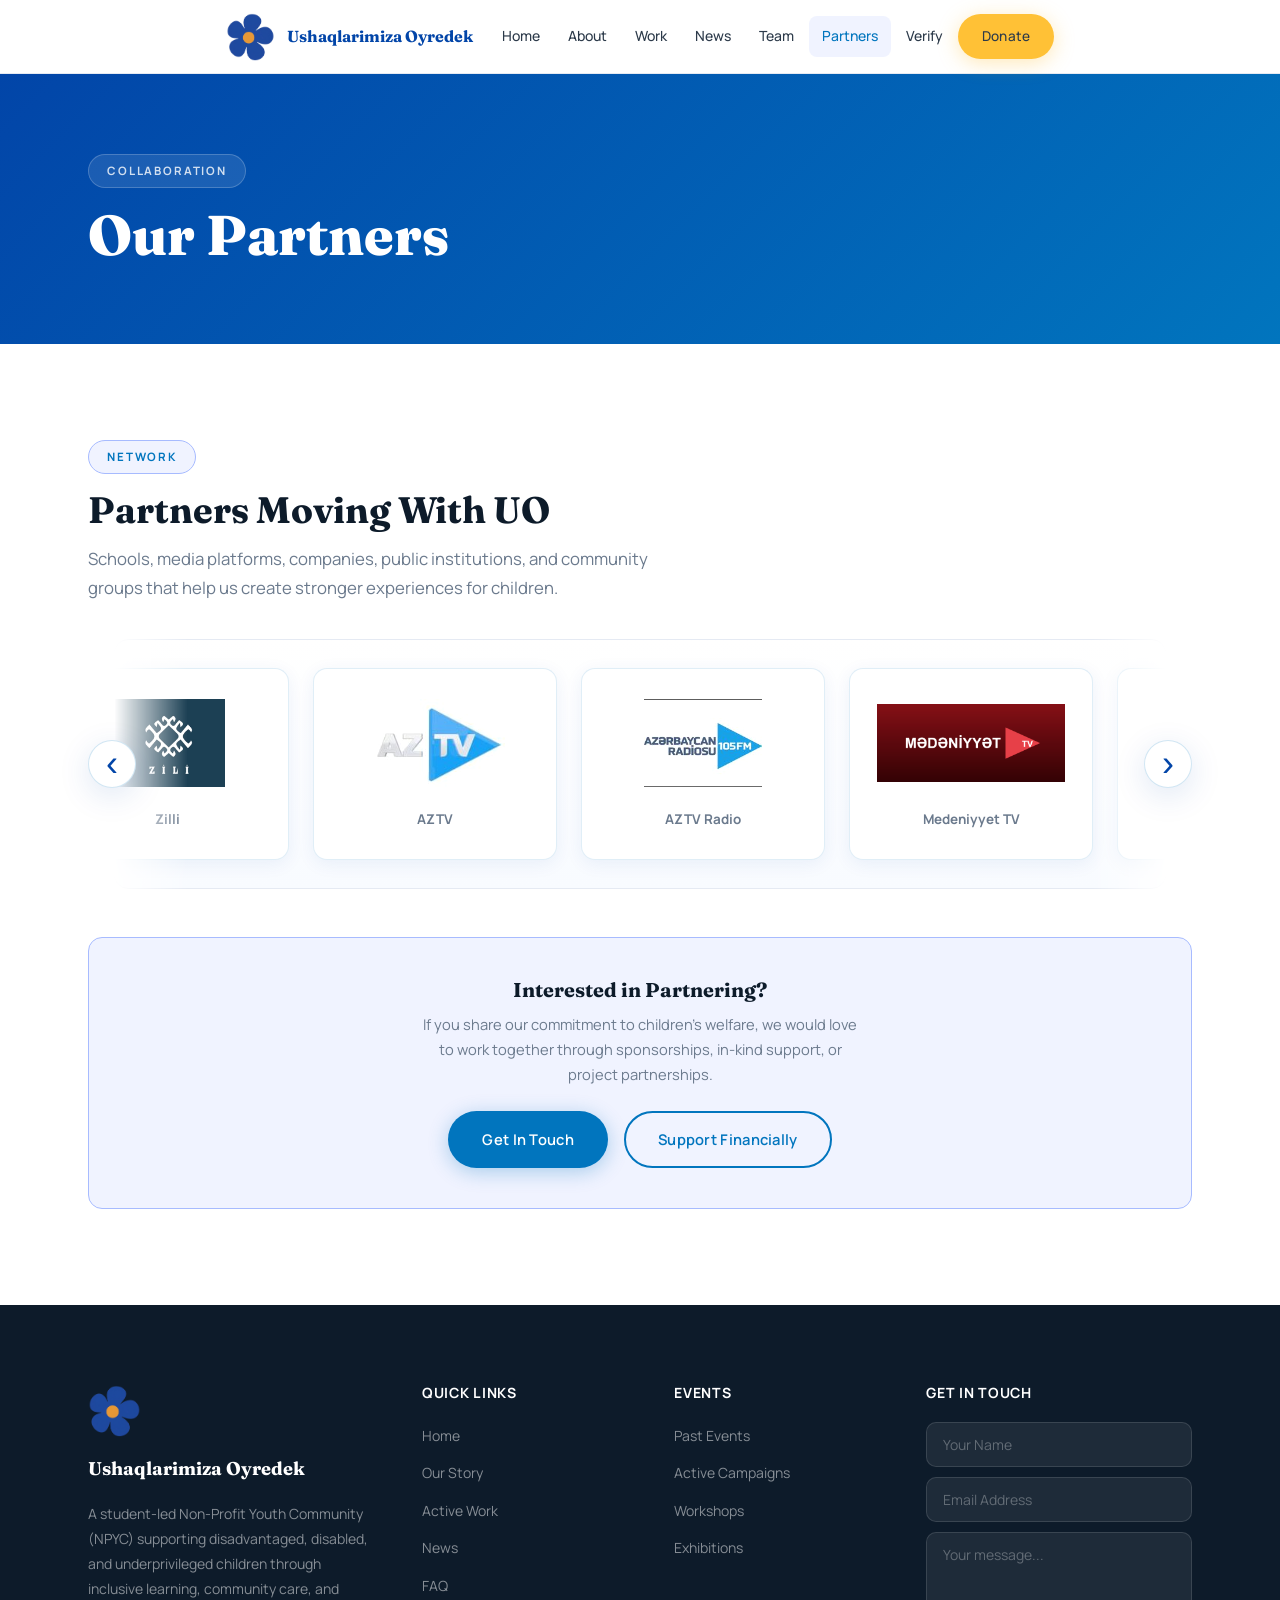
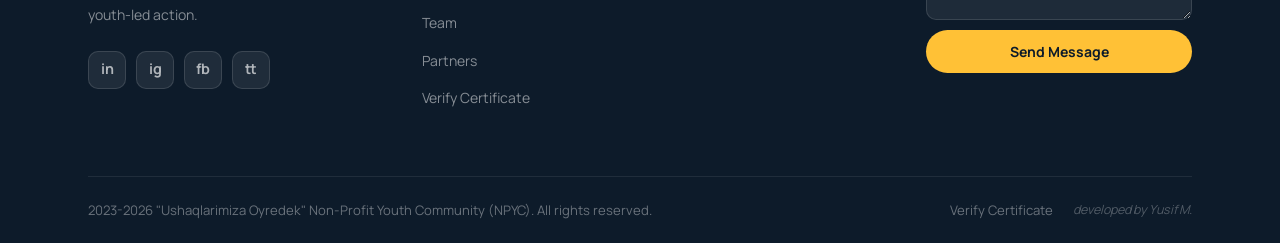
<file: partners.html>
<!DOCTYPE html>
<html lang="en">
<head>
  <meta charset="UTF-8"/>
  <meta name="viewport" content="width=device-width, initial-scale=1.0"/>
  <title>Ushaqlarimiza Oyredek</title>
  <meta name="description" content="The partners and institutions that stand with Ushaqlarimiza Oyredek, a Non-Profit Youth Community (NPYC), in our mission to empower underprivileged children."/>
  <link rel="icon" type="image/svg+xml" href="images/landingpage/uologoclear.svg"/>
  <link rel="shortcut icon" href="images/landingpage/uologoclear.svg"/>
  <link rel="apple-touch-icon" href="images/landingpage/uologoclear.svg"/>
  <link rel="stylesheet" href="css/style.css?v=partners-carousel-20260810"/>

  <style>
    .partners-showcase .section-header{margin-bottom:36px}
    .partner-marquee-shell{position:relative;margin:10px 0 48px;padding:0 26px}
    .partner-marquee{
      overflow-x:auto;overflow-y:hidden;scrollbar-width:none;
      border:1px solid var(--border);border-radius:var(--radius);
      background:linear-gradient(180deg,#fff 0%,#F8FBFF 100%);
      box-shadow:var(--shadow-sm);
      -webkit-mask-image:linear-gradient(90deg,transparent 0%,#000 7%,#000 93%,transparent 100%);
      mask-image:linear-gradient(90deg,transparent 0%,#000 7%,#000 93%,transparent 100%)
    }
    .partner-marquee::-webkit-scrollbar{display:none}
    .partner-track{display:flex;align-items:stretch;gap:24px;width:max-content;padding:28px 72px}
    .partner-slide{
      flex:0 0 244px;min-height:168px;display:flex;flex-direction:column;
      align-items:center;justify-content:center;background:#fff;
      border:1px solid rgba(1,117,190,.12);border-radius:var(--radius);
      padding:26px 20px 22px;text-align:center;
      box-shadow:0 4px 18px rgba(1,69,168,.07);
      transition:transform .24s var(--ease),box-shadow .24s var(--ease),border-color .24s var(--ease);
      position:relative;z-index:1
    }
    .partner-slide:hover,.partner-slide:focus-within{
      transform:translateY(-5px) scale(1.045);
      box-shadow:var(--shadow-md);border-color:var(--lavender);z-index:3
    }
    .partner-logo-frame{width:100%;height:94px;display:flex;align-items:center;justify-content:center;margin:0 0 12px}
    .partner-logo-img{
      width:auto;height:auto;max-width:188px;max-height:88px;
      object-fit:contain;transition:transform .24s var(--ease),filter .24s var(--ease);
      filter:saturate(.92) contrast(1.03)
    }
    .partner-slide:hover .partner-logo-img,.partner-slide:focus-within .partner-logo-img{transform:scale(1.18);filter:none}
    .partner-name{
      min-height:34px;display:flex;align-items:center;justify-content:center;
      color:var(--muted);font-size:.84rem;font-weight:700;line-height:1.35;
      transition:color var(--dur) var(--ease)
    }
    .partner-slide:hover .partner-name,.partner-slide:focus-within .partner-name{color:var(--blue-dark)}
    .partner-arrow{
      position:absolute;top:50%;z-index:5;width:48px;height:48px;border-radius:50%;
      border:1px solid rgba(1,117,190,.18);background:#fff;color:var(--blue-dark);
      box-shadow:var(--shadow-md);font-size:2.25rem;line-height:1;
      display:flex;align-items:center;justify-content:center;
      cursor:pointer;transition:all var(--dur) var(--ease)
    }
    .partner-arrow:hover{background:var(--blue);border-color:var(--blue);color:#fff;transform:translateY(-50%) scale(1.06)}
    .partner-arrow:focus-visible{outline:3px solid var(--gold);outline-offset:3px}
    .partner-arrow-left{left:0;transform:translateY(-50%)}
    .partner-arrow-right{right:0;transform:translateY(-50%)}
    .become-partner{
      background:var(--lavender-bg);border:1px solid var(--lavender);
      border-radius:var(--radius);padding:40px;text-align:center;margin-top:16px
    }
    .become-partner h3{margin-bottom:10px}
    .become-partner p{color:var(--muted);max-width:440px;margin:0 auto 24px;font-size:.92rem;line-height:1.7}
    @media(max-width:768px){
      .partner-marquee-shell{padding:0;margin-bottom:36px}
      .partner-marquee{
        -webkit-mask-image:linear-gradient(90deg,transparent 0%,#000 12%,#000 88%,transparent 100%);
        mask-image:linear-gradient(90deg,transparent 0%,#000 12%,#000 88%,transparent 100%)
      }
      .partner-track{gap:16px;padding:24px 54px}
      .partner-slide{flex-basis:206px;min-height:150px;padding:20px 16px 18px}
      .partner-logo-frame{height:78px}
      .partner-logo-img{max-width:156px;max-height:72px}
      .partner-name{font-size:.78rem}
      .partner-arrow{width:42px;height:42px;font-size:2rem}
      .partner-arrow-left{left:6px}
      .partner-arrow-right{right:6px}
    }
  </style>

</head>
<body>

<!-- ===== NAVBAR ===== -->
<nav class="navbar" role="navigation" aria-label="Main navigation">
  <div class="container">
    <div class="nav-inner">
      <a class="nav-brand" href="index.html" aria-label="Ushaqlarimiza Oyredek home">
        <div class="nav-logo">
          <img src="images/landingpage/uologoclear.png" alt="Ushaqlarimiza Oyredek logo"/>
        </div>
        <div class="nav-brand-text">
          <span class="nav-brand-name">Ushaqlarimiza Oyredek</span>
        </div>
      </a>
      <div class="nav-links">
        <a href="index.html">Home</a>
        <a href="index.html#about">About</a>
        <a href="index.html#active-projects">Work</a>
        <a href="index.html#news">News</a>
        <a href="team.html">Team</a>
        <a href="partners.html" class="active">Partners</a>
        <a href="verify.html">Verify</a>
        <a href="index.html#donate" class="btn btn-gold">Donate</a>
      </div>
      <button class="nav-toggle" aria-label="Toggle menu" aria-expanded="false">
        <span></span><span></span><span></span>
      </button>
    </div>
  </div>
</nav>
<nav class="mobile-nav" aria-label="Mobile navigation">
  <a href="index.html">Home</a>
  <a href="index.html#about">About</a>
  <a href="index.html#active-projects">Work</a>
  <a href="index.html#news">News</a>
  <a href="team.html">Team</a>
  <a href="partners.html">Partners</a>
  <a href="verify.html">Verify</a>
  <a href="index.html#donate" class="btn btn-gold">Donate</a>
</nav>

<!-- ===== PAGE HERO ===== -->
<section class="page-hero" aria-labelledby="partners-page-heading">
  <div class="container">
    <div class="page-hero-content">
      <div class="section-label">Collaboration</div>
      <h1 id="partners-page-heading">Our Partners</h1>
    </div>
  </div>
</section>

<!-- ===== PARTNERS ===== -->
<section class="section partners-showcase" aria-labelledby="partners-heading">
  <div class="container">
    <div class="section-header reveal">
      <div class="section-label">Network</div>
      <h2 class="section-title" id="partners-heading">Partners Moving With UO</h2>
      <p class="section-sub">Schools, media platforms, companies, public institutions, and community groups that help us create stronger experiences for children.</p>
    </div>

    <div class="partner-marquee-shell reveal" data-partner-marquee>
      <button class="partner-arrow partner-arrow-left" type="button" data-partner-prev aria-label="Show previous partners">&lsaquo;</button>
      <div class="partner-marquee" data-partner-viewport aria-label="Partner logos carousel">
        <div class="partner-track" data-partner-track role="list">
          <article class="partner-slide" role="listitem">
            <span class="partner-logo-frame"><img class="partner-logo-img" src="images/partners/AZTV.jpg" alt="AZTV" loading="lazy"/></span>
            <span class="partner-name">AZTV</span>
          </article>
          <article class="partner-slide" role="listitem">
            <span class="partner-logo-frame"><img class="partner-logo-img" src="images/partners/AZTV_radio.jpg" alt="AZTV Radio" loading="lazy"/></span>
            <span class="partner-name">AZTV Radio</span>
          </article>
          <article class="partner-slide" role="listitem">
            <span class="partner-logo-frame"><img class="partner-logo-img" src="images/partners/medeniyyet-tv.png" alt="Medeniyyet TV" loading="lazy"/></span>
            <span class="partner-name">Medeniyyet TV</span>
          </article>
          <article class="partner-slide" role="listitem">
            <span class="partner-logo-frame"><img class="partner-logo-img" src="images/partners/azertac.jpg" alt="AZERTAC News" loading="lazy"/></span>
            <span class="partner-name">AZERTAC News</span>
          </article>
          <article class="partner-slide" role="listitem">
            <span class="partner-logo-frame"><img class="partner-logo-img" src="images/partners/bakuws.jpg" alt="BAKUWS TV" loading="lazy"/></span>
            <span class="partner-name">BAKUWS TV &amp; News</span>
          </article>
          <article class="partner-slide" role="listitem">
            <span class="partner-logo-frame"><img class="partner-logo-img" src="images/partners/xezer.jpg" alt="Khazar TV" loading="lazy"/></span>
            <span class="partner-name">Khazar TV</span>
          </article>
          <article class="partner-slide" role="listitem">
            <span class="partner-logo-frame"><img class="partner-logo-img" src="images/partners/xezercenter.jpg" alt="Khazar Media Center" loading="lazy"/></span>
            <span class="partner-name">Khazar Media Center</span>
          </article>
          <article class="partner-slide" role="listitem">
            <span class="partner-logo-frame"><img class="partner-logo-img" src="images/partners/arazfm.jpg" alt="ARAZ FM" loading="lazy"/></span>
            <span class="partner-name">ARAZ FM Radio</span>
          </article>
          <article class="partner-slide" role="listitem">
            <span class="partner-logo-frame"><img class="partner-logo-img" src="images/partners/apa.jpg" alt="APA News" loading="lazy"/></span>
            <span class="partner-name">APA News Agency</span>
          </article>
          <article class="partner-slide" role="listitem">
            <span class="partner-logo-frame"><img class="partner-logo-img" src="images/partners/landau.jpg" alt="LANDAU School" loading="lazy"/></span>
            <span class="partner-name">LANDAU School</span>
          </article>
          <article class="partner-slide" role="listitem">
            <span class="partner-logo-frame"><img class="partner-logo-img" src="images/partners/mtk.jpeg" alt="European Azerbaijan School" loading="lazy"/></span>
            <span class="partner-name">European Azerbaijan School</span>
          </article>
          <article class="partner-slide" role="listitem">
            <span class="partner-logo-frame"><img class="partner-logo-img" src="images/partners/TISA.jpg" alt="The International School of Azerbaijan" loading="lazy"/></span>
            <span class="partner-name">The International School of Azerbaijan</span>
          </article>
          <article class="partner-slide" role="listitem">
            <span class="partner-logo-frame"><img class="partner-logo-img" src="images/partners/isops.jpg" alt="ISOPS" loading="lazy"/></span>
            <span class="partner-name">ISOPS</span>
          </article>
          <article class="partner-slide" role="listitem">
            <span class="partner-logo-frame"><img class="partner-logo-img" src="images/partners/yelo.png" alt="YeloBank" loading="lazy"/></span>
            <span class="partner-name">YeloBank</span>
          </article>
          <article class="partner-slide" role="listitem">
            <span class="partner-logo-frame"><img class="partner-logo-img" src="images/partners/cinnabon.jpg" alt="Cinnabon" loading="lazy"/></span>
            <span class="partner-name">Cinnabon</span>
          </article>
          <article class="partner-slide" role="listitem">
            <span class="partner-logo-frame"><img class="partner-logo-img" src="images/partners/minisrtydigitaldev.jpg" alt="Ministry of Digital Development and Transport" loading="lazy"/></span>
            <span class="partner-name">Ministry of Digital Development and Transport</span>
          </article>
          <article class="partner-slide" role="listitem">
            <span class="partner-logo-frame"><img class="partner-logo-img" src="images/partners/eco.png" alt="Ministry of Ecology and Natural Resources" loading="lazy"/></span>
            <span class="partner-name">Ministry of Ecology and Natural Resources</span>
          </article>
          <article class="partner-slide" role="listitem">
            <span class="partner-logo-frame"><img class="partner-logo-img" src="images/partners/eng.jpg" alt="Ministry of Culture of the Republic of Azerbaijan" loading="lazy"/></span>
            <span class="partner-name">Ministry of Culture of Azerbaijan</span>
          </article>
          <article class="partner-slide" role="listitem">
            <span class="partner-logo-frame"><img class="partner-logo-img" src="images/partners/ex.jpg" alt="Extreme Hangout" loading="lazy"/></span>
            <span class="partner-name">Extreme Hangout</span>
          </article>
          <article class="partner-slide" role="listitem">
            <span class="partner-logo-frame"><img class="partner-logo-img" src="images/partners/unitednations.jpg" alt="United Nations" loading="lazy"/></span>
            <span class="partner-name">United Nations</span>
          </article>
          <article class="partner-slide" role="listitem">
            <span class="partner-logo-frame"><img class="partner-logo-img" src="images/partners/child&youth.jpg" alt="UN Major Group for Children and Youth" loading="lazy"/></span>
            <span class="partner-name">UN Major Group for Children and Youth</span>
          </article>
          <article class="partner-slide" role="listitem">
            <span class="partner-logo-frame"><img class="partner-logo-img" src="images/partners/UMID.png" alt="Umid Var" loading="lazy"/></span>
            <span class="partner-name">Umid Var</span>
          </article>
          <article class="partner-slide" role="listitem">
            <span class="partner-logo-frame"><img class="partner-logo-img" src="images/partners/umid.jpeg" alt="Umid Yeri Community" loading="lazy"/></span>
            <span class="partner-name">Umid Yeri Community</span>
          </article>
          <article class="partner-slide" role="listitem">
            <span class="partner-logo-frame"><img class="partner-logo-img" src="images/partners/autism.jpeg" alt="Public Union for Support to Children with Autism" loading="lazy"/></span>
            <span class="partner-name">Support to Children with Autism</span>
          </article>
          <article class="partner-slide" role="listitem">
            <span class="partner-logo-frame"><img class="partner-logo-img" src="images/partners/YOS.jpg" alt="Youth Ambassadors Society" loading="lazy"/></span>
            <span class="partner-name">Youth Ambassadors Society</span>
          </article>
          <article class="partner-slide" role="listitem">
            <span class="partner-logo-frame"><img class="partner-logo-img" src="images/partners/nasa.jpg" alt="NASA Space Apps Baku" loading="lazy"/></span>
            <span class="partner-name">NASA Space Apps Baku</span>
          </article>
          <article class="partner-slide" role="listitem">
            <span class="partner-logo-frame"><img class="partner-logo-img" src="images/partners/siemens.jpg" alt="ERP Systems and Siemens" loading="lazy"/></span>
            <span class="partner-name">ERP Systems &amp; Siemens</span>
          </article>
          <article class="partner-slide" role="listitem">
            <span class="partner-logo-frame"><img class="partner-logo-img" src="images/partners/new_zeon.jpg" alt="New Zeon" loading="lazy"/></span>
            <span class="partner-name">New Zeon</span>
          </article>
          <article class="partner-slide" role="listitem">
            <span class="partner-logo-frame"><img class="partner-logo-img" src="images/partners/summer_school.jpg" alt="Summer School Azerbaijan" loading="lazy"/></span>
            <span class="partner-name">Summer School Azerbaijan</span>
          </article>
          <article class="partner-slide" role="listitem">
            <span class="partner-logo-frame"><img class="partner-logo-img" src="images/partners/landmark.jpeg" alt="The Landmark Hotel Baku" loading="lazy"/></span>
            <span class="partner-name">The Landmark Hotel Baku</span>
          </article>
          <article class="partner-slide" role="listitem">
            <span class="partner-logo-frame"><img class="partner-logo-img" src="images/partners/bakuexpo.jpg" alt="Baku Expo Center" loading="lazy"/></span>
            <span class="partner-name">Baku Expo Center</span>
          </article>
          <article class="partner-slide" role="listitem">
            <span class="partner-logo-frame"><img class="partner-logo-img" src="images/partners/azercosmos.jpg" alt="Azercosmos" loading="lazy"/></span>
            <span class="partner-name">Azercosmos</span>
          </article>
          <article class="partner-slide" role="listitem">
            <span class="partner-logo-frame"><img class="partner-logo-img" src="images/partners/the_entertainer.jpg" alt="The Entertainer" loading="lazy"/></span>
            <span class="partner-name">The Entertainer</span>
          </article>
          <article class="partner-slide" role="listitem">
            <span class="partner-logo-frame"><img class="partner-logo-img" src="images/partners/novco.jpg" alt="Novco" loading="lazy"/></span>
            <span class="partner-name">NOVCO Group of Companies</span>
          </article>
          <article class="partner-slide" role="listitem">
            <span class="partner-logo-frame"><img class="partner-logo-img" src="images/partners/azercell.jpg" alt="Azercell" loading="lazy"/></span>
            <span class="partner-name">Azercell Volunteers</span>
          </article>
          <article class="partner-slide" role="listitem">
            <span class="partner-logo-frame"><img class="partner-logo-img" src="images/partners/medinex.jpg" alt="Medinex" loading="lazy"/></span>
            <span class="partner-name">Medinex</span>
          </article>
          <article class="partner-slide" role="listitem">
            <span class="partner-logo-frame"><img class="partner-logo-img" src="images/partners/karabakh.png" alt="Rebuild Karabakh" loading="lazy"/></span>
            <span class="partner-name">Rebuild Karabakh</span>
          </article>
          <article class="partner-slide" role="listitem">
            <span class="partner-logo-frame"><img class="partner-logo-img" src="images/partners/fusion.jpg" alt="Fusion Club Events" loading="lazy"/></span>
            <span class="partner-name">Fusion Club Events</span>
          </article>
          <article class="partner-slide" role="listitem">
            <span class="partner-logo-frame"><img class="partner-logo-img" src="images/partners/zilli.png" alt="Zilli" loading="lazy"/></span>
            <span class="partner-name">Zilli</span>
          </article>
        </div>
      </div>
      <button class="partner-arrow partner-arrow-right" type="button" data-partner-next aria-label="Show next partners">&rsaquo;</button>
    </div>

    <div class="become-partner reveal">
      <h3>Interested in Partnering?</h3>
      <p>If you share our commitment to children's welfare, we would love to work together through sponsorships, in-kind support, or project partnerships.</p>
      <div style="display:flex;gap:16px;justify-content:center;flex-wrap:wrap">
        <a href="mailto:ushaqlarimizaoyredek@gmail.com?subject=Partnership%20Inquiry%20for%20UO&body=Hello%20Ushaqlarimiza%20Oyredek%20team%2C%0A%0AI%20would%20like%20to%20discuss%20a%20partnership%20or%20sponsorship%20opportunity.%0A%0AName%3A%0ACompany%20or%20institution%3A%0ASupport%20type%3A%0AMessage%3A%0A" class="btn btn-primary">Get In Touch</a>
        <a href="mailto:ushaqlarimizaoyredek@gmail.com?subject=Sponsorship%20and%20Financial%20Support%20for%20UO&body=Hello%20Ushaqlarimiza%20Oyredek%20team%2C%0A%0AI%20would%20like%20to%20support%20your%20community%20financially.%20Please%20share%20the%20available%20donation%20or%20sponsorship%20options.%0A%0AName%3A%0ACompany%20or%20institution%3A%0AAmount%20or%20support%20type%3A%0A" class="btn btn-outline-blue">Support Financially</a>
      </div>
    </div>

  </div>
</section>

<!-- ===== FOOTER ===== -->
<footer role="contentinfo">
  <div class="container">
    <div class="footer-grid">
      <div class="footer-brand">
        <div class="footer-logo">
          <img src="images/landingpage/uologoclear.png" alt="Ushaqlarimiza Oyredek logo"/>
        </div>
        <div class="footer-brand-name">Ushaqlarimiza Oyredek</div>
        <p class="footer-desc">A student-led Non-Profit Youth Community (NPYC) supporting disadvantaged, disabled, and underprivileged children through inclusive learning, community care, and youth-led action.</p>
        <div class="social-links">
          <a href="https://www.linkedin.com/company/ushaqlarimiza-oyredek/" class="social-link" aria-label="LinkedIn" target="_blank" rel="noopener">in</a>
          <a href="https://www.instagram.com/ushaqlarimizaoyredek/" class="social-link" aria-label="Instagram" target="_blank" rel="noopener">ig</a>
          <a href="https://www.facebook.com/profile.php?id=61552572833316" class="social-link" aria-label="Facebook" target="_blank" rel="noopener">fb</a>
          <a href="https://www.tiktok.com/@ushaqlarimizaoyredek" class="social-link" aria-label="TikTok" target="_blank" rel="noopener">tt</a>
        </div>
      </div>
      <div class="footer-col">
        <h4>Quick Links</h4>
        <ul>
          <li><a href="index.html">Home</a></li>
          <li><a href="index.html#about">Our Story</a></li>
          <li><a href="index.html#active-projects">Active Work</a></li>
          <li><a href="index.html#news">News</a></li>
          <li><a href="index.html#faq">FAQ</a></li>
          <li><a href="team.html">Team</a></li>
          <li><a href="partners.html">Partners</a></li>
          <li><a href="verify.html">Verify Certificate</a></li>
        </ul>
      </div>
      <div class="footer-col">
        <h4>Events</h4>
        <ul>
          <li><a href="index.html#past-events">Past Events</a></li>
          <li><a href="index.html#active-projects">Active Campaigns</a></li>
          <li><a href="index.html#active-projects">Workshops</a></li>
          <li><a href="index.html#past-events">Exhibitions</a></li>
        </ul>
      </div>
      <div class="footer-col">
        <h4>Get In Touch</h4>
        <form class="contact-form" aria-label="Contact form">
          <input type="text" placeholder="Your Name" aria-label="Your name" required/>
          <input type="email" placeholder="Email Address" aria-label="Email address" required/>
          <textarea placeholder="Your message..." aria-label="Your message" required></textarea>
          <button type="submit">Send Message</button>
        </form>
      </div>
    </div>
    <div class="footer-bottom">
      <p>2023-2026 "Ushaqlarimiza Oyredek" Non-Profit Youth Community (NPYC). All rights reserved.</p>
      <div class="footer-bottom-links">
        <a href="verify.html">Verify Certificate</a>
        <span class="dev-credit">developed by Yusif M.</span>
      </div>
    </div>
  </div>
</footer>

<script src="js/main.js?v=partners-carousel-20260810"></script>
</body>
</html>
</file>
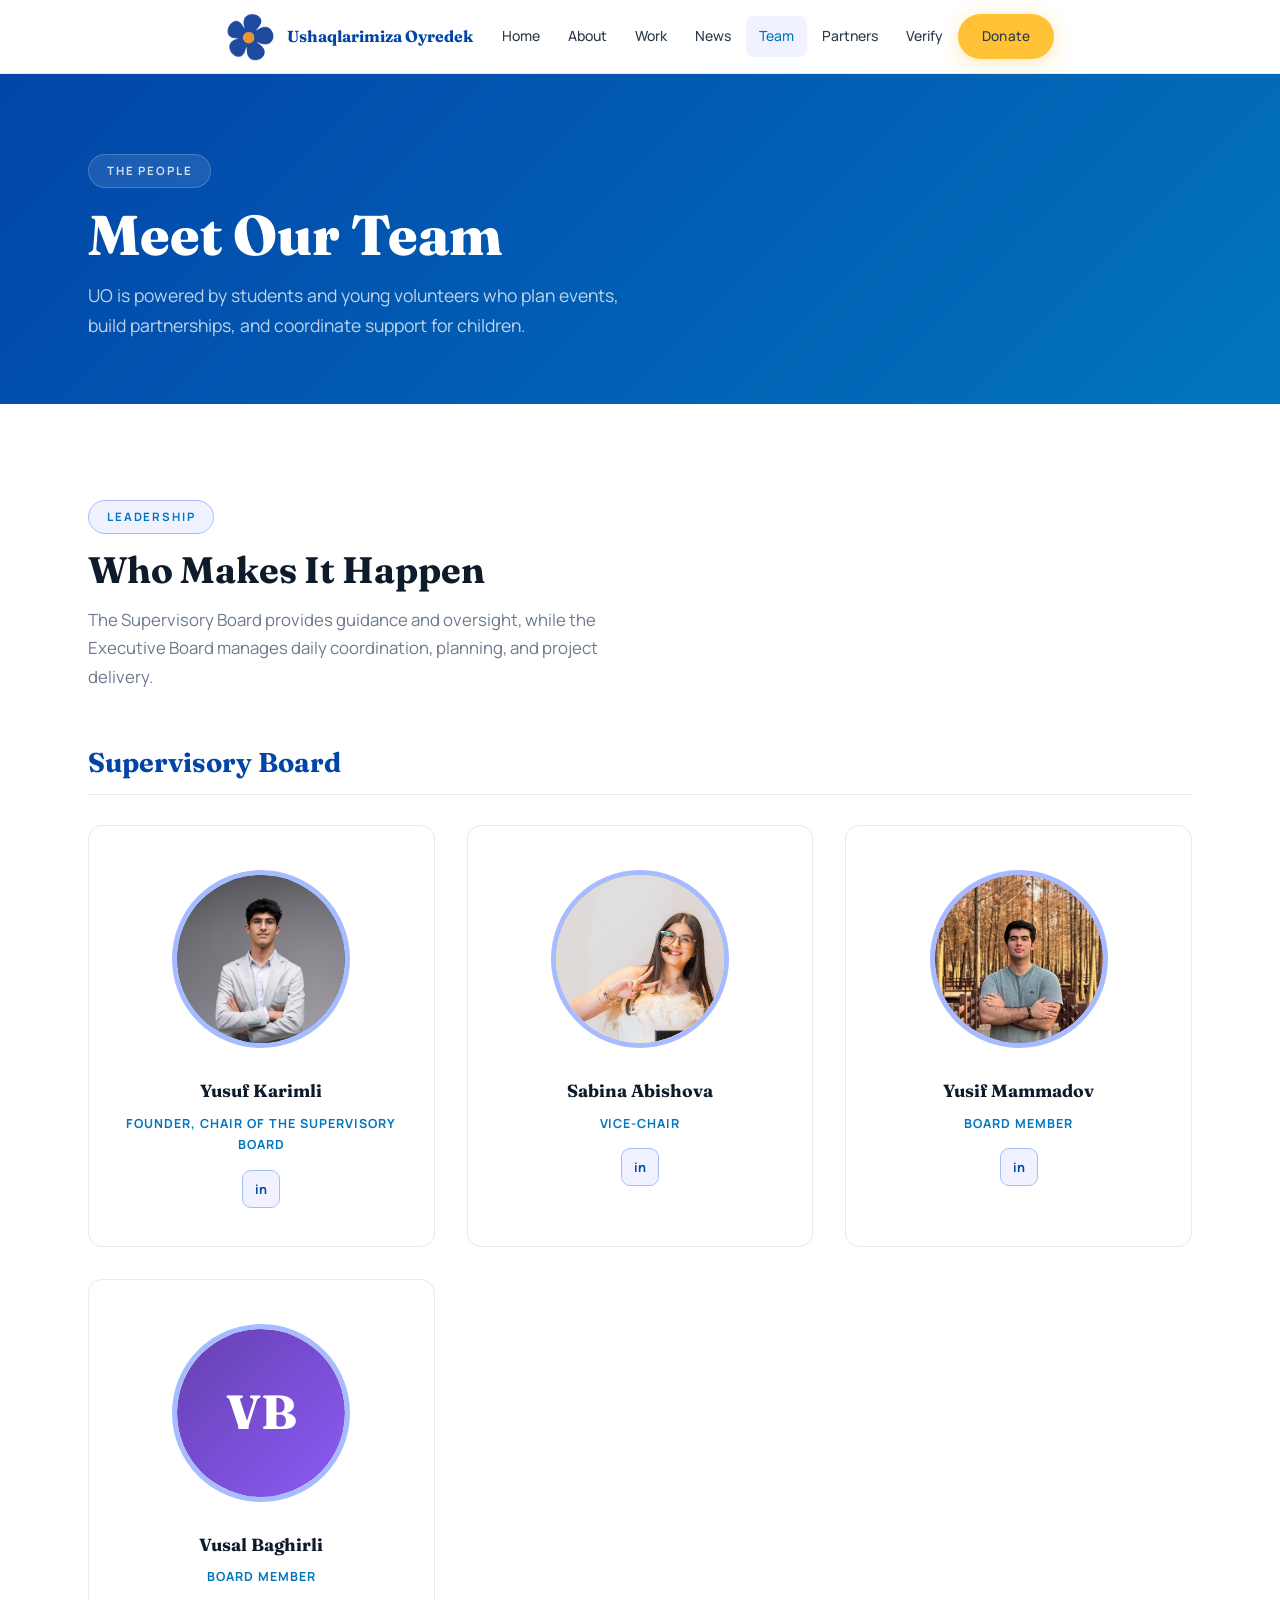
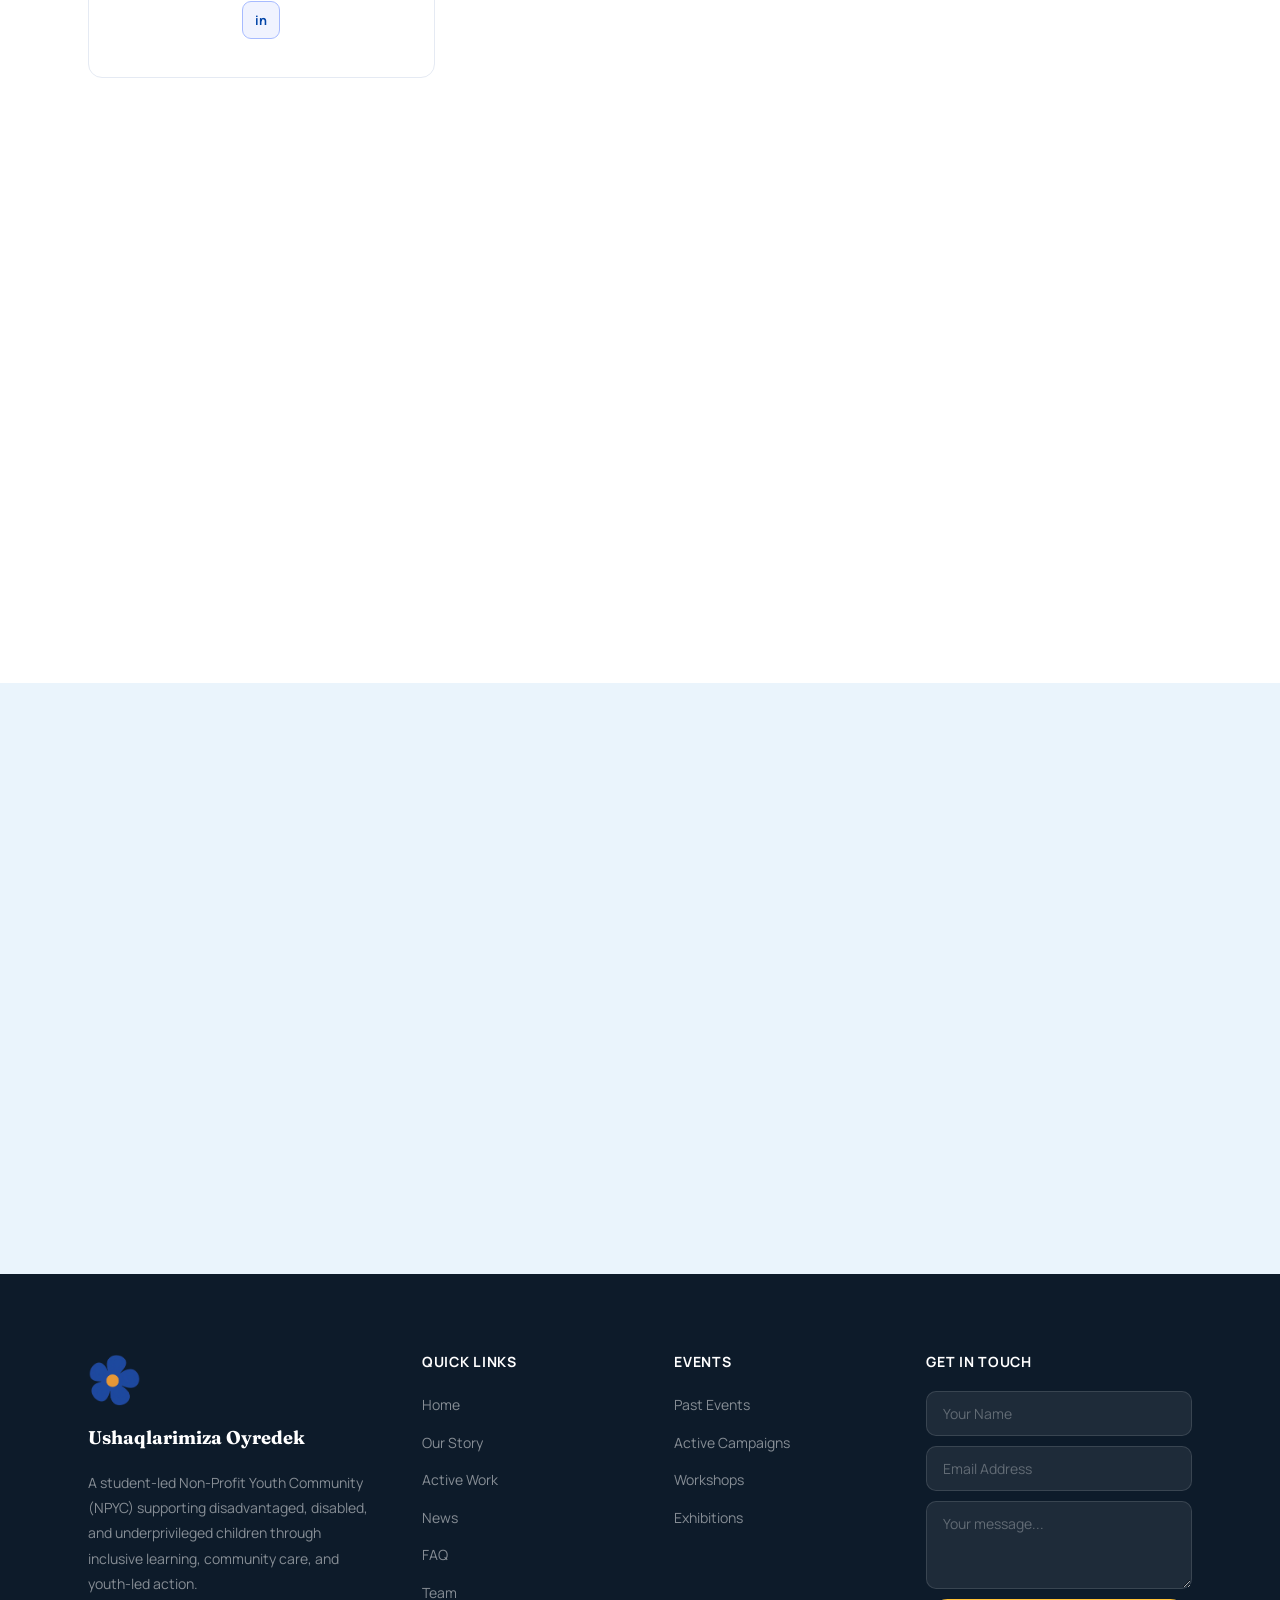
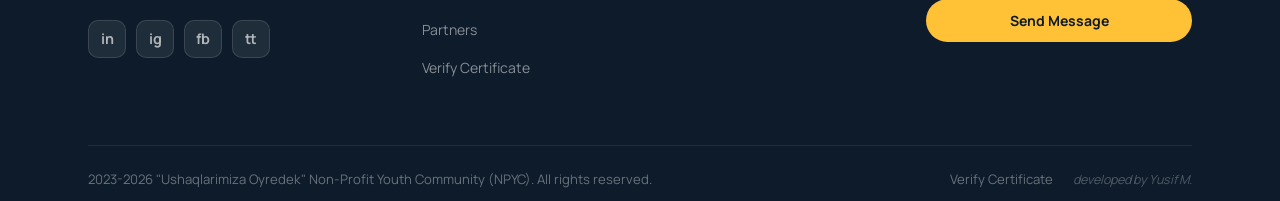
<file: team.html>
<!DOCTYPE html>
<html lang="en">
<head>
  <meta charset="UTF-8"/>
  <meta name="viewport" content="width=device-width, initial-scale=1.0"/>
  <title>Ushaqlarimiza Oyredek</title>
  <meta name="description" content="Meet the student volunteers and board members behind Ushaqlarimiza Oyredek, a Non-Profit Youth Community (NPYC) supporting children across Azerbaijan and beyond."/>
  <link rel="icon" type="image/svg+xml" href="images/landingpage/uologoclear.svg"/>
  <link rel="shortcut icon" href="images/landingpage/uologoclear.svg"/>
  <link rel="apple-touch-icon" href="images/landingpage/uologoclear.svg"/>
  <link rel="stylesheet" href="css/style.css?v=team-single-board-smaller-20260810"/>


</head>
<body>

<!-- ===== NAVBAR ===== -->
<nav class="navbar" role="navigation" aria-label="Main navigation">
  <div class="container">
    <div class="nav-inner">
      <a class="nav-brand" href="index.html" aria-label="Ushaqlarimiza Oyredek home">
        <div class="nav-logo">
          <img src="images/landingpage/uologoclear.png" alt="Ushaqlarimiza Oyredek logo"/>
        </div>
        <div class="nav-brand-text">
          <span class="nav-brand-name">Ushaqlarimiza Oyredek</span>
          </div>
      </a>
      <div class="nav-links">
        <a href="index.html">Home</a>
        <a href="index.html#about">About</a>
        <a href="index.html#active-projects">Work</a>
        <a href="index.html#news">News</a>
        <a href="team.html" class="active">Team</a>
        <a href="partners.html">Partners</a>
        <a href="verify.html">Verify</a>
        <a href="index.html#donate" class="btn btn-gold">Donate</a>
      </div>
      <button class="nav-toggle" aria-label="Toggle menu" aria-expanded="false">
        <span></span><span></span><span></span>
      </button>
    </div>
  </div>
</nav>
<nav class="mobile-nav" aria-label="Mobile navigation">
  <a href="index.html">Home</a>
  <a href="index.html#about">About</a>
  <a href="index.html#active-projects">Work</a>
  <a href="index.html#news">News</a>
  <a href="team.html">Team</a>
  <a href="partners.html">Partners</a>
  <a href="verify.html">Verify</a>
  <a href="index.html#donate" class="btn btn-gold">Donate</a>
</nav>

<!-- ===== PAGE HERO ===== -->
<section class="page-hero" aria-labelledby="team-page-heading">
  <div class="container">
    <div class="page-hero-content">
      <div class="section-label">The People</div>
      <h1 id="team-page-heading">Meet Our Team</h1>
      <p>UO is powered by students and young volunteers who plan events, build partnerships, and coordinate support for children.</p>
    </div>
  </div>
</section>

<!-- ===== TEAM SECTION ===== -->
<section class="section team-page-section" aria-labelledby="team-section-heading">
  <div class="container">

    <div class="section-header reveal">
      <div class="section-label">Leadership</div>
      <h2 class="section-title" id="team-section-heading">Who Makes It Happen</h2>
      <p class="section-sub">The Supervisory Board provides guidance and oversight, while the Executive Board manages daily coordination, planning, and project delivery.</p>
    </div>

    <!-- Supervisory Board -->
    <div class="team-section-group">
      <div class="team-group-heading reveal">
        <h3>Supervisory Board</h3>
      </div>
      <div class="team-grid">

        <div class="team-card team-card-has-bio reveal" tabindex="0" aria-describedby="bio-yusuf-karimli">
          <div class="team-photo">
            <div class="team-photo-init" aria-hidden="true">YK</div>
            <img src="images/supervisory/yusufkarimli.jpg" alt="Yusuf Karimli"/>
          </div>
          <div class="team-name">Yusuf Karimli</div>
          <div class="team-role">Founder, Chair of the Supervisory Board</div>
          <a href="https://www.linkedin.com/in/yusuf-karimli-976384281/" class="team-social-li" target="_blank" rel="noopener" aria-label="Yusuf Karimli LinkedIn profile">in</a>
          <div class="team-bio" id="bio-yusuf-karimli">
            <div class="team-bio-label">Brief Bio</div>
            <p>Yusuf Karimli founded Ushaqlarimiza Oyredek NPYC in July 2023 and served as President as the community grew from 10 members to more than 100.</p>
            <p>He has served as Chair of the Supervisory Board since 2025.</p>
          </div>
        </div>

        <div class="team-card team-card-has-bio reveal reveal-d1" tabindex="0" aria-describedby="bio-sabina-abishova">
          <div class="team-photo">
            <div class="team-photo-init" aria-hidden="true" style="background:linear-gradient(135deg,#FFC136 0%,#FFC97D 100%);color:#0D1B2A">SA</div>
            <img src="images/supervisory/sabina.jpg" alt="Sabina Abishova"/>
          </div>
          <div class="team-name">Sabina Abishova</div>
          <div class="team-role">Vice-Chair</div>
          <a href="https://www.linkedin.com/in/sabina-abishova-4347671a7/" class="team-social-li" target="_blank" rel="noopener" aria-label="Sabina Abishova LinkedIn profile">in</a>
          <div class="team-bio" id="bio-sabina-abishova">
            <div class="team-bio-label">Brief Bio</div>
            <p>Sabina Abishova joined UO in early July 2023 as Vice-President of the community.</p>
            <p>She has served as Vice-Chair of the Supervisory Board since 2025.</p>
          </div>
        </div>

        <div class="team-card team-card-has-bio reveal reveal-d2" tabindex="0" aria-describedby="bio-yusif-mammadov">
          <div class="team-photo">
            <div class="team-photo-init" aria-hidden="true" style="background:linear-gradient(135deg,#6640B0 0%,#8B5CF6 100%)">YM</div>
            <img src="images/supervisory/yusifmaharramov.jpg" alt="Yusif Mammadov"/>
          </div>
          <div class="team-name">Yusif Mammadov</div>
          <div class="team-role">Board Member</div>
          <a href="https://www.linkedin.com/in/yusifmaharramov/" class="team-social-li" target="_blank" rel="noopener" aria-label="Yusif Mammadov LinkedIn profile">in</a>
          <div class="team-bio" id="bio-yusif-mammadov">
            <div class="team-bio-label">Brief Bio</div>
            <p>Yusif Mammadov joined UO in late 2023 as Head Organizer and later became Director of Operations.</p>
            <p>He has served on the Supervisory Board since 2025.</p>
          </div>
        </div>


        <div class="team-card team-card-has-bio reveal reveal-d2" tabindex="0" aria-describedby="bio-vusal-baghirli">
          <div class="team-photo">
            <div class="team-photo-init" aria-hidden="true" style="background:linear-gradient(135deg,#6640B0 0%,#8B5CF6 100%)">VB</div>
          </div>
          <div class="team-name">Vusal Baghirli</div>
          <div class="team-role">Board Member</div>
          <a href="https://www.linkedin.com/in/vusalbaghirli/" class="team-social-li" target="_blank" rel="noopener" aria-label="Vusal Baghirli LinkedIn profile">in</a>
          <div class="team-bio" id="bio-vusal-baghirli">
            <div class="team-bio-label">Brief Bio</div>
            <p>Vusal Baghirli joined UO in July 2023 as an organizer, later becoming Head of HR and then Head Organizer.</p>
            <p>He has served on the Supervisory Board since 2025.</p>
          </div>
        </div>

      </div>
    </div>

    <!-- Executive Board -->
    <div class="team-section-group team-section-group-executive">
      <div class="team-group-heading reveal">
        <h3>Executive Board</h3>
      </div>
      <div class="team-grid">

        <div class="team-card reveal">
          <div class="team-photo">
            <div class="team-photo-init" aria-hidden="true">AA</div>
            <img src="images/executive/abuzarabbasli.jpg" alt="Abuzar Abbasli"/>
          </div>
          <div class="team-name">Abuzar Abbasli</div>
          <div class="team-role">President</div>
        </div>

        <div class="team-card reveal reveal-d1">
          <div class="team-photo">
            <div class="team-photo-init" aria-hidden="true" style="background:linear-gradient(135deg,#6640B0 0%,#8B5CF6 100%)">AN</div>
            <img src="images/executive/amiranazarli.jpg" alt="Amira Nazarli" >
          </div>
          <div class="team-name">Amira Nazarli</div>
          <div class="team-role">Vice-President</div>
        </div>

        <div class="team-card reveal reveal-d2">
          <div class="team-photo">
            <div class="team-photo-init" aria-hidden="true" style="background:linear-gradient(135deg,#FFC136 0%,#FFC97D 100%);color:#0D1B2A">MQ</div>
          </div>
          <div class="team-name">Medina Qasimova</div>
          <div class="team-role">Vice-President</div>
        </div>

      </div>
    </div>

  </div>
</section>

<!-- ===== JOIN CTA ===== -->
<section class="section section-blue" aria-label="Join our team call to action">
  <div class="container">
    <div class="cta-banner reveal">
      <h2>Want to Make a Difference?</h2>
      <p>Join our growing team of passionate volunteers and help us reach more children across Azerbaijan. No experience needed, just a big heart and genuine motivation to help.</p>
      <div class="cta-buttons">
        <a href="https://forms.gle/uEGbEiXxo2xvJs3p7" class="btn btn-gold" target="_blank" rel="noopener">Apply to Volunteer</a>
        <a href="mailto:ushaqlarimizaoyredek@gmail.com?subject=Donation%20Support%20for%20UO&body=Hello%20Ushaqlarimiza%20Oyredek%20team%2C%0A%0AI%20would%20like%20to%20support%20your%20community%20financially.%20Please%20share%20the%20available%20donation%20or%20sponsorship%20options.%0A%0AName%3A%0AAmount%20or%20support%20type%3A%0A" class="btn btn-outline">Support Our Mission</a>
      </div>
    </div>
  </div>
</section>

<!-- ===== FOOTER ===== -->
<footer role="contentinfo">
  <div class="container">
    <div class="footer-grid">
      <div class="footer-brand">
        <div class="footer-logo">
          <img src="images/landingpage/uologoclear.png" alt="Ushaqlarimiza Oyredek logo"/>
        </div>
        <div class="footer-brand-name">Ushaqlarimiza Oyredek</div>
        <p class="footer-desc">A student-led Non-Profit Youth Community (NPYC) supporting disadvantaged, disabled, and underprivileged children through inclusive learning, community care, and youth-led action.</p>
        <div class="social-links">
          <a href="https://www.linkedin.com/company/ushaqlarimiza-oyredek/" class="social-link" aria-label="LinkedIn" target="_blank" rel="noopener">in</a>
          <a href="https://www.instagram.com/ushaqlarimizaoyredek/" class="social-link" aria-label="Instagram" target="_blank" rel="noopener">ig</a>
          <a href="https://www.facebook.com/profile.php?id=61552572833316" class="social-link" aria-label="Facebook" target="_blank" rel="noopener">fb</a>
          <a href="https://www.tiktok.com/@ushaqlarimizaoyredek" class="social-link" aria-label="TikTok" target="_blank" rel="noopener">tt</a>
        </div>
      </div>
      <div class="footer-col">
        <h4>Quick Links</h4>
        <ul>
          <li><a href="index.html">Home</a></li>
          <li><a href="index.html#about">Our Story</a></li>
          <li><a href="index.html#active-projects">Active Work</a></li>
          <li><a href="index.html#news">News</a></li>
          <li><a href="index.html#faq">FAQ</a></li>
          <li><a href="team.html">Team</a></li>
          <li><a href="partners.html">Partners</a></li>
          <li><a href="verify.html">Verify Certificate</a></li>
        </ul>
      </div>
      <div class="footer-col">
        <h4>Events</h4>
        <ul>
          <li><a href="index.html#past-events">Past Events</a></li>
          <li><a href="index.html#active-projects">Active Campaigns</a></li>
          <li><a href="index.html#active-projects">Workshops</a></li>
          <li><a href="index.html#past-events">Exhibitions</a></li>
        </ul>
      </div>
      <div class="footer-col">
        <h4>Get In Touch</h4>
        <form class="contact-form" aria-label="Contact form">
          <input type="text" placeholder="Your Name" aria-label="Your name" required/>
          <input type="email" placeholder="Email Address" aria-label="Email address" required/>
          <textarea placeholder="Your message..." aria-label="Your message" required></textarea>
          <button type="submit">Send Message</button>
        </form>
      </div>
    </div>
    <div class="footer-bottom">
      <p>2023-2026 "Ushaqlarimiza Oyredek" Non-Profit Youth Community (NPYC). All rights reserved.</p>
      <div class="footer-bottom-links">
        <a href="verify.html">Verify Certificate</a>
        <span class="dev-credit">developed by Yusif M.</span>
      </div>
    </div>
  </div>
</footer>

<script src="js/main.js?v=team-single-board-smaller-20260810"></script>
</body>
</html>
</file>
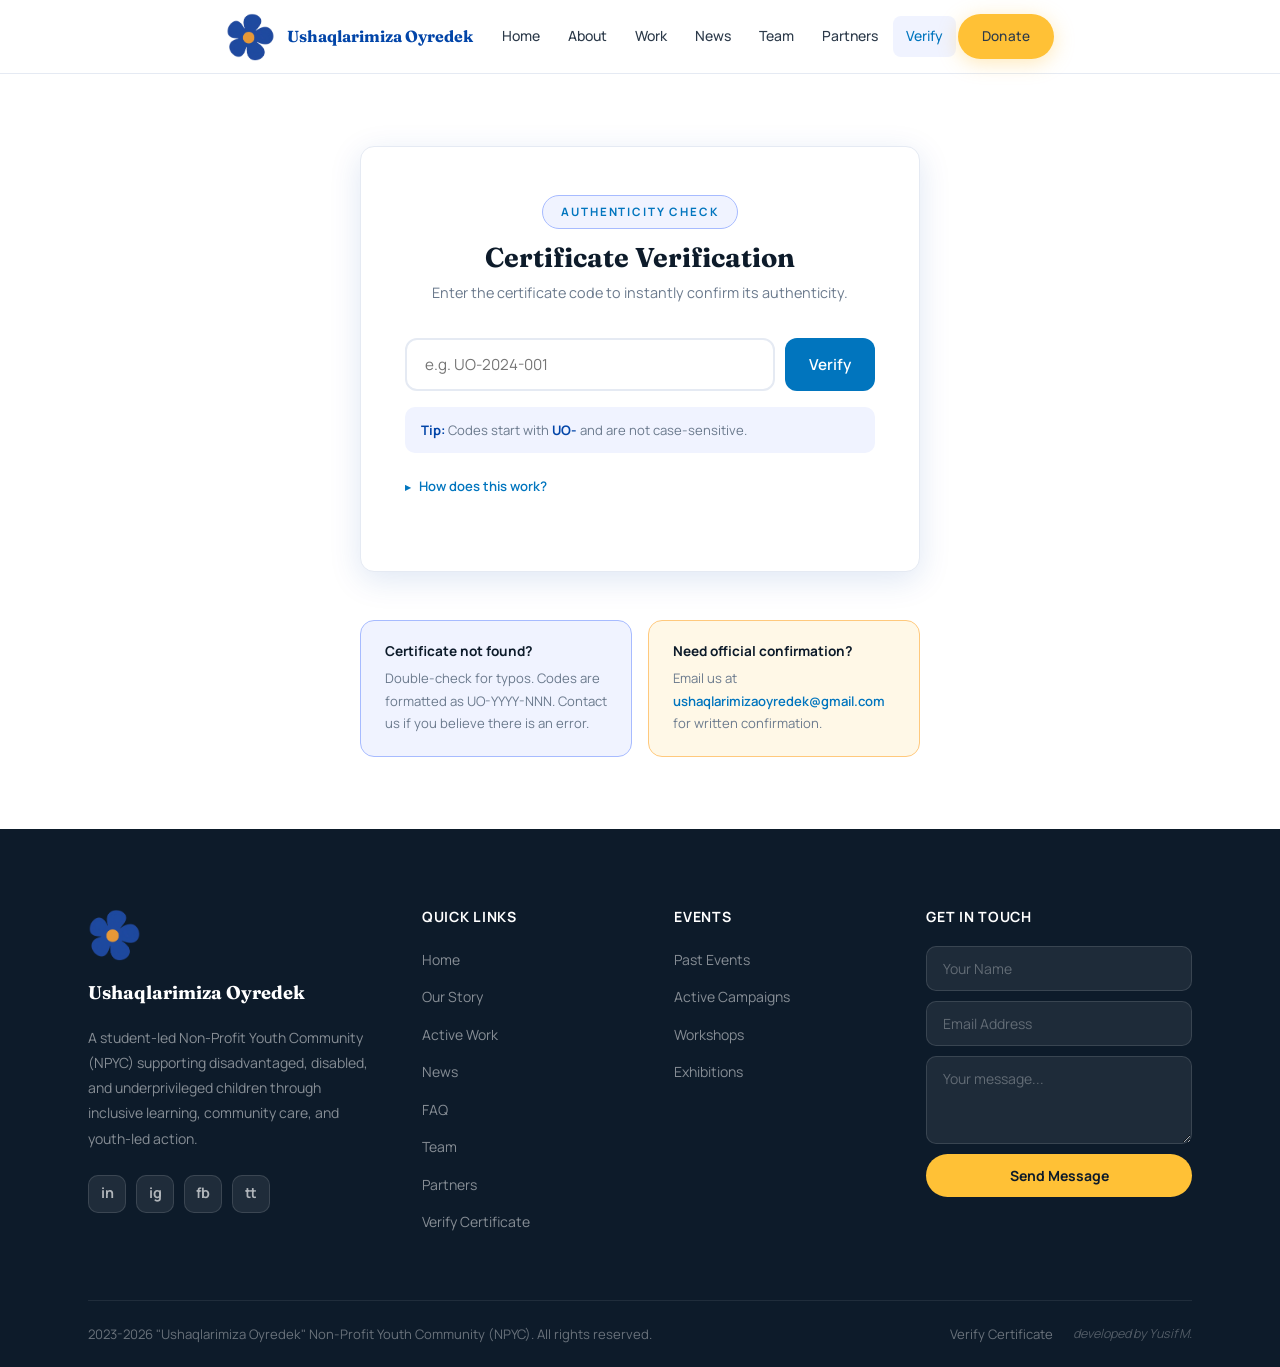
<file: verify.html>
<!DOCTYPE html>
<html lang="en">
<head>
  <meta charset="UTF-8"/>
  <meta name="viewport" content="width=device-width, initial-scale=1.0"/>
  <title>Ushaqlarimiza Oyredek</title>
  <meta name="description" content="Verify the authenticity of a certificate issued by Ushaqlarimiza Oyredek, a Non-Profit Youth Community (NPYC)."/>
  <link rel="icon" type="image/svg+xml" href="images/landingpage/uologoclear.svg"/>
  <link rel="shortcut icon" href="images/landingpage/uologoclear.svg"/>
  <link rel="apple-touch-icon" href="images/landingpage/uologoclear.svg"/>
  <link rel="stylesheet" href="css/style.css"/>


  <style>
    /* Centered verify page */
    .verify-page-wrap{
      min-height:70vh;display:flex;align-items:center;
      padding:72px 0;
    }
    .verify-center{
      max-width:560px;width:100%;margin:0 auto;
    }
    .verify-card{
      background:#fff;border:1px solid var(--border);border-radius:var(--radius);
      padding:48px 44px;box-shadow:var(--shadow-md);
    }
    .verify-card-head{
      text-align:center;margin-bottom:32px;
    }
    .verify-card-head h2{font-size:1.7rem;margin-bottom:8px}
    .verify-card-head p{color:var(--muted);font-size:.9rem}
    .verify-field-group{display:flex;gap:10px;margin-bottom:14px}
    .verify-input{
      flex:1;border:2px solid var(--border);border-radius:12px;
      padding:14px 18px;font-family:var(--font-body);font-size:.95rem;
      color:var(--dark);outline:none;transition:border-color var(--dur) var(--ease)
    }
    .verify-input:focus{border-color:var(--blue)}
    .verify-btn{
      padding:14px 24px;background:var(--blue);color:#fff;
      border:none;border-radius:12px;font-family:var(--font-body);
      font-size:.95rem;font-weight:600;cursor:pointer;
      transition:all var(--dur) var(--ease);white-space:nowrap
    }
    .verify-btn:hover{background:var(--blue-dark);transform:translateY(-2px)}
    .verify-hint{
      padding:12px 16px;background:var(--lavender-bg);
      border-radius:10px;font-size:.82rem;color:var(--muted);margin-bottom:24px
    }
    .verify-hint strong{color:var(--blue-dark)}

    /* Collapsible instructions */
    .how-toggle{
      display:flex;align-items:center;gap:8px;
      background:none;border:none;cursor:pointer;
      font-family:var(--font-body);font-size:.82rem;font-weight:600;
      color:var(--blue);padding:0;margin-bottom:0;transition:color var(--dur)
    }
    .how-toggle:hover{color:var(--blue-dark)}
    .how-toggle .arrow{
      display:inline-block;transition:transform .25s var(--ease);font-size:.7rem
    }
    .how-toggle.open .arrow{transform:rotate(90deg)}
    .how-body{
      display:none;margin-top:16px;padding:20px;
      background:var(--lavender-bg);border:1px solid var(--lavender);
      border-radius:var(--radius-sm)
    }
    .how-body.open{display:block}
    .how-step{
      display:flex;gap:12px;align-items:flex-start;margin-bottom:12px
    }
    .how-step:last-child{margin-bottom:0}
    .how-num{
      width:26px;height:26px;border-radius:50%;flex-shrink:0;
      background:var(--blue);color:#fff;font-weight:800;font-size:.78rem;
      display:flex;align-items:center;justify-content:center
    }
    .how-text{font-size:.82rem;color:var(--muted);line-height:1.6;padding-top:3px}

    /* Result area */
    #verify-result{margin-top:28px}
    .result-valid,.result-revoked,.result-error{
      border-radius:var(--radius);padding:24px 28px;border:1px solid
    }
    .result-valid{background:#F0FBF7;border-color:#6FBF9A}
    .result-revoked{background:#FFF5F5;border-color:#E57373}
    .result-error{background:var(--gold-light);border-color:var(--gold-soft)}
    .result-badge{
      display:inline-flex;align-items:center;gap:8px;font-size:.75rem;font-weight:700;
      letter-spacing:.10em;text-transform:uppercase;padding:5px 14px;
      border-radius:50px;margin-bottom:16px
    }
    .result-badge.valid{background:#6FBF9A;color:#fff}
    .result-badge.revoked{background:#E57373;color:#fff}
    .result-badge.not-found{background:var(--gold);color:var(--dark)}
    .result-row{display:flex;gap:8px;align-items:flex-start;margin-bottom:9px;font-size:.88rem}
    .result-row:last-child{margin-bottom:0}
    .result-key{font-weight:700;color:var(--dark);min-width:130px;flex-shrink:0}
    .result-val{color:var(--muted)}

    /* View certificate button */
    .view-cert-btn{
      display:inline-flex;align-items:center;gap:8px;
      margin-top:18px;padding:10px 20px;border-radius:50px;
      background:var(--blue);color:#fff;font-size:.85rem;font-weight:600;
      border:none;cursor:pointer;font-family:var(--font-body);
      transition:all var(--dur) var(--ease)
    }
    .view-cert-btn:hover{background:var(--blue-dark);transform:translateY(-2px)}

    /* Certificate image modal */
    .cert-modal-overlay{
      display:none;position:fixed;inset:0;z-index:2000;
      background:rgba(13,27,42,.75);backdrop-filter:blur(6px);
      align-items:center;justify-content:center;padding:24px
    }
    .cert-modal-overlay.open{display:flex}
    .cert-modal{
      background:#fff;border-radius:var(--radius);
      max-width:780px;width:100%;max-height:90vh;
      overflow:hidden;box-shadow:0 32px 80px rgba(0,0,0,.30);
      position:relative;display:flex;flex-direction:column
    }
    .cert-modal-bar{
      display:flex;align-items:center;justify-content:space-between;
      padding:16px 20px;border-bottom:1px solid var(--border);
      flex-shrink:0
    }
    .cert-modal-bar h4{font-family:var(--font-body);font-size:.9rem;font-weight:700;color:var(--dark)}
    .cert-modal-close{
      background:none;border:none;cursor:pointer;
      font-size:1.4rem;color:var(--muted);line-height:1;padding:4px 8px;
      transition:color var(--dur)
    }
    .cert-modal-close:hover{color:var(--dark)}
    .cert-modal-img{
      flex:1;overflow:auto;padding:24px;
      display:flex;align-items:center;justify-content:center;
      background:var(--beige-bg)
    }
    .cert-modal-img img{
      max-width:100%;max-height:65vh;
      border-radius:10px;box-shadow:0 8px 32px rgba(0,0,0,.12)
    }
    .cert-modal-missing{
      text-align:center;padding:48px 24px;color:var(--muted);font-size:.9rem
    }

    /* FAQ row */
    .faq-row{
      display:grid;grid-template-columns:1fr 1fr;gap:16px;margin-top:48px
    }
    .faq-card{border-radius:var(--radius);padding:22px 24px;border:1px solid}
    .faq-card h4{font-family:var(--font-body);font-size:.85rem;font-weight:700;margin-bottom:8px;color:var(--dark)}
    .faq-card p{font-size:.82rem;color:var(--muted);line-height:1.7}
    @media(max-width:600px){
      .verify-card{padding:32px 24px}
      .verify-field-group{flex-direction:column}
      .faq-row{grid-template-columns:1fr}
    }
  </style>
</head>
<body>

<!-- ===== NAVBAR ===== -->
<nav class="navbar" role="navigation" aria-label="Main navigation">
  <div class="container">
    <div class="nav-inner">
      <a class="nav-brand" href="index.html" aria-label="Ushaqlarimiza Oyredek home">
        <div class="nav-logo">
          <img src="images/landingpage/uologoclear.png" alt="Ushaqlarimiza Oyredek logo"/>
        </div>
        <div class="nav-brand-text">
          <span class="nav-brand-name">Ushaqlarimiza Oyredek</span>
        </div>
      </a>
      <div class="nav-links">
        <a href="index.html">Home</a>
        <a href="index.html#about">About</a>
        <a href="index.html#active-projects">Work</a>
        <a href="index.html#news">News</a>
        <a href="team.html">Team</a>
        <a href="partners.html">Partners</a>
        <a href="verify.html" class="active">Verify</a>
        <a href="index.html#donate" class="btn btn-gold">Donate</a>
      </div>
      <button class="nav-toggle" aria-label="Toggle menu" aria-expanded="false">
        <span></span><span></span><span></span>
      </button>
    </div>
  </div>
</nav>
<nav class="mobile-nav" aria-label="Mobile navigation">
  <a href="index.html">Home</a>
  <a href="index.html#about">About</a>
  <a href="index.html#active-projects">Work</a>
  <a href="index.html#news">News</a>
  <a href="team.html">Team</a>
  <a href="partners.html">Partners</a>
  <a href="verify.html">Verify</a>
  <a href="index.html#donate" class="btn btn-gold">Donate</a>
</nav>

<!-- ===== VERIFY ===== -->
<div class="verify-page-wrap">
  <div class="container">
    <div class="verify-center">

      <div class="verify-card">
        <div class="verify-card-head">
          <div class="section-label" style="margin-bottom:12px">Authenticity Check</div>
          <h2>Certificate Verification</h2>
          <p>Enter the certificate code to instantly confirm its authenticity.</p>
        </div>

        <div class="verify-field-group">
          <input
            type="text"
            id="cert-code"
            class="verify-input"
            placeholder="e.g. UO-2024-001"
            aria-label="Certificate code"
            autocomplete="off"
            spellcheck="false"
          />
          <button id="verify-btn" class="verify-btn">Verify</button>
        </div>

        <div class="verify-hint">
          <strong>Tip:</strong> Codes start with <strong>UO-</strong> and are not case-sensitive.
        </div>

        <!-- Collapsible instructions -->
        <button class="how-toggle" id="how-toggle" aria-expanded="false">
          <span class="arrow">&#9656;</span> How does this work?
        </button>
        <div class="how-body" id="how-body" role="region">
          <div class="how-step">
            <div class="how-num">1</div>
            <div class="how-text">Find the unique code on your certificate document. It starts with <strong>UO-</strong> followed by the year and a number.</div>
          </div>
          <div class="how-step">
            <div class="how-num">2</div>
            <div class="how-text">Type or paste it into the field above and press <strong>Verify</strong> or hit Enter.</div>
          </div>
          <div class="how-step">
            <div class="how-num">3</div>
            <div class="how-text">Your certificate details and validity status will appear instantly. You can also view the certificate image.</div>
          </div>
        </div>

        <!-- Result -->
        <div id="verify-result" role="region" aria-live="polite"></div>
      </div>

      <!-- FAQ -->
      <div class="faq-row">
        <div class="faq-card" style="background:var(--lavender-bg);border-color:var(--lavender)">
          <h4>Certificate not found?</h4>
          <p>Double-check for typos. Codes are formatted as UO-YYYY-NNN. Contact us if you believe there is an error.</p>
        </div>
        <div class="faq-card" style="background:var(--gold-light);border-color:var(--gold-soft)">
          <h4>Need official confirmation?</h4>
          <p>Email us at <a href="mailto:ushaqlarimizaoyredek@gmail.com" style="color:var(--blue);font-weight:600">ushaqlarimizaoyredek@gmail.com</a> for written confirmation.</p>
        </div>
      </div>

    </div>
  </div>
</div>

<!-- Certificate image modal -->
<div class="cert-modal-overlay" id="cert-modal" role="dialog" aria-modal="true" aria-labelledby="modal-title">
  <div class="cert-modal">
    <div class="cert-modal-bar">
      <h4 id="modal-title">Certificate</h4>
      <button class="cert-modal-close" id="modal-close" aria-label="Close">&times;</button>
    </div>
    <div class="cert-modal-img" id="modal-img-wrap">
      <!-- Image injected by JS -->
    </div>
  </div>
</div>

<!-- ===== FOOTER ===== -->
<footer role="contentinfo">
  <div class="container">
    <div class="footer-grid">
      <div class="footer-brand">
        <div class="footer-logo">
          <img src="images/landingpage/uologoclear.png" alt="Ushaqlarimiza Oyredek logo"/>
        </div>
        <div class="footer-brand-name">Ushaqlarimiza Oyredek</div>
        <p class="footer-desc">A student-led Non-Profit Youth Community (NPYC) supporting disadvantaged, disabled, and underprivileged children through inclusive learning, community care, and youth-led action.</p>
        <div class="social-links">
          <a href="https://www.linkedin.com/company/ushaqlarimiza-oyredek/" class="social-link" aria-label="LinkedIn" target="_blank" rel="noopener">in</a>
          <a href="https://www.instagram.com/ushaqlarimizaoyredek/" class="social-link" aria-label="Instagram" target="_blank" rel="noopener">ig</a>
          <a href="https://www.facebook.com/profile.php?id=61552572833316" class="social-link" aria-label="Facebook" target="_blank" rel="noopener">fb</a>
          <a href="https://www.tiktok.com/@ushaqlarimizaoyredek" class="social-link" aria-label="TikTok" target="_blank" rel="noopener">tt</a>
        </div>
      </div>
      <div class="footer-col">
        <h4>Quick Links</h4>
        <ul>
          <li><a href="index.html">Home</a></li>
          <li><a href="index.html#about">Our Story</a></li>
          <li><a href="index.html#active-projects">Active Work</a></li>
          <li><a href="index.html#news">News</a></li>
          <li><a href="index.html#faq">FAQ</a></li>
          <li><a href="team.html">Team</a></li>
          <li><a href="partners.html">Partners</a></li>
          <li><a href="verify.html">Verify Certificate</a></li>
        </ul>
      </div>
      <div class="footer-col">
        <h4>Events</h4>
        <ul>
          <li><a href="index.html#past-events">Past Events</a></li>
          <li><a href="index.html#active-projects">Active Campaigns</a></li>
          <li><a href="index.html#active-projects">Workshops</a></li>
          <li><a href="index.html#past-events">Exhibitions</a></li>
        </ul>
      </div>
      <div class="footer-col">
        <h4>Get In Touch</h4>
        <form class="contact-form" aria-label="Contact form">
          <input type="text" placeholder="Your Name" aria-label="Your name" required/>
          <input type="email" placeholder="Email Address" aria-label="Email address" required/>
          <textarea placeholder="Your message..." aria-label="Your message" required></textarea>
          <button type="submit">Send Message</button>
        </form>
      </div>
    </div>
    <div class="footer-bottom">
      <p>2023-2026 "Ushaqlarimiza Oyredek" Non-Profit Youth Community (NPYC). All rights reserved.</p>
      <div class="footer-bottom-links">
        <a href="verify.html">Verify Certificate</a>
        <span class="dev-credit">developed by Yusif M.</span>
      </div>
    </div>
  </div>
</footer>

<script src="data/certificates.js"></script>
<script src="js/main.js"></script>
<script>
document.addEventListener('DOMContentLoaded', () => {

  /* -- Collapsible instructions -- */
  const howToggle = document.getElementById('how-toggle');
  const howBody   = document.getElementById('how-body');
  howToggle.addEventListener('click', () => {
    const open = howBody.classList.toggle('open');
    howToggle.classList.toggle('open', open);
    howToggle.setAttribute('aria-expanded', open);
  });

  /* -- Certificate modal -- */
  const modal     = document.getElementById('cert-modal');
  const modalWrap = document.getElementById('modal-img-wrap');
  const modalTitle= document.getElementById('modal-title');
  const modalClose= document.getElementById('modal-close');

  function openModal(cert) {
    modalTitle.textContent = cert.recipientName + ' - ' + cert.certificateType;
    modalWrap.innerHTML = '';
    if (cert.image) {
      const img = new Image();
      img.src = cert.image;
      img.alt = 'Certificate for ' + cert.recipientName;
      img.onload = () => modalWrap.appendChild(img);
      img.onerror = () => {
        modalWrap.innerHTML = '<div class="cert-modal-missing"><p style="font-size:1rem;margin-bottom:8px">Certificate image not found.</p><p style="font-size:.82rem">Expected file:<br><code>' + esc(cert.image) + '</code></p></div>';
      };
      modal.classList.add('open');
      document.body.style.overflow = 'hidden';
      return;
    }
    // Try to load certificate image from images/certificates/<CODE>.<ext>.
    const exts = ['png','jpg','jpeg'];
    const base = 'images/certificates/' + cert.code;
    let tried = 0;
    function tryNext() {
      if (tried >= exts.length) {
        modalWrap.innerHTML = '<div class="cert-modal-missing"><p style="font-size:1rem;margin-bottom:8px">Certificate image not found.</p><p style="font-size:.82rem">Place the certificate file at:<br><code>images/certificates/' + cert.code + '.jpg</code></p></div>';
        return;
      }
      const img = new Image();
      img.src = base + '.' + exts[tried];
      img.alt = 'Certificate for ' + cert.recipientName;
      img.onload = () => modalWrap.appendChild(img);
      img.onerror = () => { tried++; tryNext(); };
      tried++;
    }
    tryNext();
    modal.classList.add('open');
    document.body.style.overflow = 'hidden';
  }

  function closeModal() {
    modal.classList.remove('open');
    document.body.style.overflow = '';
  }

  modalClose.addEventListener('click', closeModal);
  modal.addEventListener('click', e => { if (e.target === modal) closeModal(); });
  document.addEventListener('keydown', e => { if (e.key === 'Escape') closeModal(); });

  /* -- Verify logic -- */
  const input  = document.getElementById('cert-code');
  const btn    = document.getElementById('verify-btn');
  const result = document.getElementById('verify-result');

  function esc(s) {
    return String(s).replace(/&/g,'&amp;').replace(/</g,'&lt;').replace(/>/g,'&gt;').replace(/"/g,'&quot;');
  }
  function fmtDate(s) {
    return new Date(s + 'T00:00:00').toLocaleDateString('en-GB', {day:'numeric',month:'long',year:'numeric'});
  }

  function runVerify() {
    const code = input.value.trim().toUpperCase();
    if (!code) {
      result.innerHTML = '<div class="result-error"><div class="result-badge not-found">Input Required</div><p style="font-size:.9rem;color:var(--text)">Please enter a certificate code.</p></div>';
      return;
    }
    const cert = CERTIFICATES.find(c => c.code.toUpperCase() === code);
    if (!cert) {
      result.innerHTML = '<div class="result-error"><div class="result-badge not-found">Not Found</div><p style="font-size:.9rem;color:var(--text);margin-bottom:6px"><strong>No certificate found with code "' + esc(code) + '".</strong></p><p style="font-size:.85rem;color:var(--muted)">Please check the code and try again.</p></div>';
      result.scrollIntoView({behavior:'smooth',block:'nearest'}); return;
    }
    const valid = cert.status === 'Valid';
    const badgeClass = valid ? 'valid' : 'revoked';
    const statusColor = valid ? '#2E7D57' : '#C62828';
    const divClass = valid ? 'result-valid' : 'result-revoked';
    result.innerHTML = `
      <div class="${divClass}">
        <div class="result-badge ${badgeClass}">${valid ? 'Valid Certificate' : 'Revoked Certificate'}</div>
        <div class="result-row"><span class="result-key">Code</span><span class="result-val" style="font-family:'Courier New',monospace;font-weight:700">${esc(cert.code)}</span></div>
        <div class="result-row"><span class="result-key">Recipient</span><span class="result-val">${esc(cert.recipientName)}</span></div>
        <div class="result-row"><span class="result-key">Type</span><span class="result-val">${esc(cert.certificateType)}</span></div>
        <div class="result-row"><span class="result-key">Issued</span><span class="result-val">${fmtDate(cert.issueDate)}</span></div>
        <div class="result-row"><span class="result-key">Issued By</span><span class="result-val">${esc(cert.issuedBy)}</span></div>
        <div class="result-row"><span class="result-key">Status</span><span class="result-val" style="font-weight:700;color:${statusColor}">${esc(cert.status)}</span></div>
        ${cert.description ? `<div style="margin-top:14px;padding-top:14px;border-top:1px solid ${valid?'#B2DFC8':'#FFCDD2'}"><p style="font-size:.83rem;color:var(--muted);line-height:1.7">${esc(cert.description)}</p></div>` : ''}
        <button class="view-cert-btn" id="view-cert-btn">View Certificate Image</button>
      </div>`;
    result.scrollIntoView({behavior:'smooth',block:'nearest'});
    document.getElementById('view-cert-btn').addEventListener('click', () => openModal(cert));
  }

  btn.addEventListener('click', runVerify);
  input.addEventListener('keydown', e => { if (e.key === 'Enter') runVerify(); });
});
</script>
</body>
</html>
</file>
<file: css/style.css>
/* ============================================================
   USHAQLARIMIZA OYREDEK -- Main Stylesheet
   Palette: Blue #0175BE/#0245A8, Gold #FFC136/#FFC97D,
            Lavender #A7BBFF, Beige #F4DCBA, Purple #6640B0
   ============================================================ */

@import url('https://fonts.googleapis.com/css2?family=Fraunces:wght@600;700;800&family=Manrope:wght@400;500;600;700;800&display=swap');

:root {
  --blue:        #0175BE;
  --blue-dark:   #0245A8;
  --blue-light:  #EAF4FC;
  --gold:        #FFC136;
  --gold-soft:   #FFC97D;
  --gold-light:  #FFF8E7;
  --lavender:    #A7BBFF;
  --lavender-bg: #F0F3FF;
  --beige:       #F4DCBA;
  --beige-bg:    #FDF7EF;
  --purple:      #6640B0;
  --mint:        #DEF2EF;
  --silver:      #DDE1EA;
  --dark:        #0D1B2A;
  --text:        #2C3A4A;
  --muted:       #6B7A8D;
  --white:       #FFFFFF;
  --border:      #E5EAF3;

  --shadow-sm:  0 2px 12px rgba(1,69,168,.08);
  --shadow-md:  0 8px 32px rgba(1,69,168,.13);
  --shadow-lg:  0 16px 56px rgba(1,69,168,.18);

  --radius:      14px;
  --radius-sm:   8px;
  --radius-pill: 50px;
  --nav-h:       74px;
  --font-head:   'Fraunces', Georgia, serif;
  --font-body:   'Manrope', sans-serif;
  --ease:        cubic-bezier(.4,0,.2,1);
  --dur:         0.28s;
}

*,*::before,*::after{box-sizing:border-box;margin:0;padding:0}
html{scroll-behavior:smooth;font-size:16px}
body{font-family:var(--font-body);color:var(--text);background:var(--white);line-height:1.72;-webkit-font-smoothing:antialiased}
img{display:block;max-width:100%}
a{text-decoration:none;color:inherit}
ul{list-style:none}
h1,h2,h3,h4{font-family:var(--font-head);line-height:1.18;color:var(--dark)}
h1{font-size:clamp(2.1rem,5vw,3.5rem);font-weight:800}
h2{font-size:clamp(1.65rem,3.5vw,2.3rem);font-weight:700}
h3{font-size:1.25rem;font-weight:700}
h4{font-size:1rem;font-weight:600}

.container{max-width:1160px;margin:0 auto;padding:0 28px}
.section{padding:96px 0}
.section-beige{background:var(--beige-bg)}
.section-blue{background:var(--blue-light)}
.section-mint{background:var(--mint)}

/* ===== SECTION HEADER ===== */
.section-label{
  display:inline-block;font-size:.72rem;font-weight:700;
  letter-spacing:.16em;text-transform:uppercase;
  color:var(--blue);background:var(--lavender-bg);
  padding:6px 18px;border-radius:var(--radius-pill);
  margin-bottom:14px;border:1px solid var(--lavender)
}
.section-title{margin-bottom:14px}
.section-sub{color:var(--muted);font-size:1.05rem;max-width:560px}
.section-header{margin-bottom:60px}
.section-header.center{text-align:center}
.section-header.center .section-sub{margin:0 auto}

/* ===== BUTTONS ===== */
.btn{
  display:inline-flex;align-items:center;gap:8px;
  padding:14px 32px;border-radius:var(--radius-pill);
  font-family:var(--font-body);font-size:.92rem;font-weight:600;
  cursor:pointer;border:2px solid transparent;
  transition:all var(--dur) var(--ease);letter-spacing:.02em
}
.btn-primary{background:var(--blue);color:#fff;box-shadow:0 4px 20px rgba(1,117,190,.30)}
.btn-primary:hover{background:var(--blue-dark);transform:translateY(-2px);box-shadow:0 8px 28px rgba(1,69,168,.38)}
.btn-gold{background:var(--gold);color:var(--dark);box-shadow:0 4px 20px rgba(255,193,54,.35)}
.btn-gold:hover{background:#e6ad28;transform:translateY(-2px);box-shadow:0 8px 28px rgba(255,193,54,.45)}
.btn-outline{background:transparent;color:#fff;border-color:rgba(255,255,255,.75)}
.btn-outline:hover{background:rgba(255,255,255,.15);transform:translateY(-2px)}
.btn-outline-blue{background:transparent;color:var(--blue);border-color:var(--blue)}
.btn-outline-blue:hover{background:var(--blue);color:#fff;transform:translateY(-2px)}

/* ===== NAVBAR ===== */
.navbar{
  position:sticky;top:0;z-index:1000;
  background:rgba(255,255,255,.97);
  backdrop-filter:blur(18px);-webkit-backdrop-filter:blur(18px);
  border-bottom:1px solid var(--border);height:var(--nav-h);
  display:flex;align-items:center;
  transition:box-shadow var(--dur) var(--ease),height var(--dur) var(--ease)
}
.navbar.scrolled{height:62px;box-shadow:0 4px 32px rgba(2,69,168,.10)}
.nav-inner{display:flex;align-items:center;justify-content:space-between;width:100%;gap:16px}

/* Logo */
.nav-brand{display:flex;align-items:center;gap:12px}
.nav-logo{display:flex;align-items:center;flex-shrink:0}
.nav-logo img{height:48px;width:auto;display:block}
.navbar.scrolled .nav-logo img{height:38px}
.nav-logo svg{width:28px;height:28px}
.nav-brand-text{display:flex;flex-direction:column;gap:1px}
.nav-brand-name{font-family:var(--font-head);font-size:1rem;font-weight:700;color:var(--blue-dark);line-height:1.15}
.nav-brand-tag{display:none}

.nav-links{display:flex;align-items:center;gap:2px}
.nav-links a{
  padding:8px 13px;border-radius:8px;font-size:.875rem;font-weight:500;
  color:var(--text);transition:all var(--dur) var(--ease);white-space:nowrap
}
.nav-links a:hover,.nav-links a.active{color:var(--blue);background:var(--lavender-bg)}
.nav-links .btn-gold{padding:9px 22px;font-size:.85rem;border-radius:var(--radius-pill)}

.nav-toggle{display:none;background:none;border:none;cursor:pointer;padding:8px;flex-direction:column;gap:5px}
.nav-toggle span{display:block;width:24px;height:2px;background:var(--dark);border-radius:2px;transition:all var(--dur) var(--ease)}

.mobile-nav{
  display:none;position:fixed;top:var(--nav-h);left:0;right:0;
  background:#fff;border-bottom:2px solid var(--border);
  padding:16px 24px 24px;flex-direction:column;gap:4px;
  z-index:999;box-shadow:0 16px 40px rgba(0,0,0,.12)
}
.mobile-nav.open{display:flex}
.mobile-nav a{
  padding:13px 16px;border-radius:10px;
  font-size:.95rem;font-weight:500;display:block;transition:all var(--dur) var(--ease)
}
.mobile-nav a:hover{background:var(--lavender-bg);color:var(--blue)}
.mobile-nav .btn-gold{text-align:center;margin-top:8px;display:block;border-radius:50px}

/* ===== HERO ===== */
.hero{
  position:relative;min-height:92vh;
  display:flex;align-items:center;overflow:hidden;
  background:#0D1B2A
}
.hero-bg{
  position:absolute;inset:0;
  background-image:
    linear-gradient(90deg,rgba(13,27,42,.88) 0%,rgba(13,27,42,.68) 46%,rgba(13,27,42,.38) 100%),
    url('../images/events/coverofthemainpage.jpeg');
  background-size:cover;background-position:center;opacity:1
}
.hero-shapes{display:none}
.h-circle-1{
  position:absolute;width:560px;height:560px;border-radius:50%;
  background:radial-gradient(circle,rgba(255,193,54,.20) 0%,transparent 70%);
  top:-120px;right:-80px
}
.h-circle-2{
  position:absolute;width:360px;height:360px;border-radius:50%;
  background:radial-gradient(circle,rgba(167,187,255,.18) 0%,transparent 70%);
  bottom:-80px;left:10%
}
.h-circle-3{
  position:absolute;width:220px;height:220px;border-radius:50%;
  border:1px solid rgba(255,255,255,.10);bottom:160px;right:14%
}
.hero-content{position:relative;z-index:2;max-width:800px;padding:80px 0 120px}
.hero-chip{
  display:inline-flex;align-items:center;gap:10px;
  background:rgba(255,255,255,.12);border:1px solid rgba(255,255,255,.25);
  color:#fff;font-size:.75rem;font-weight:600;letter-spacing:.12em;text-transform:uppercase;
  padding:8px 20px;border-radius:var(--radius-pill);margin-bottom:28px;backdrop-filter:blur(8px)
}
.hero-chip .dot{
  width:8px;height:8px;border-radius:50%;
  background:var(--gold);animation:pulse-dot 2s infinite
}
@keyframes pulse-dot{0%,100%{opacity:1;transform:scale(1)}50%{opacity:.6;transform:scale(1.35)}}
.hero h1{color:#fff;margin-bottom:24px}
.hero h1 em{font-style:normal;color:var(--gold)}
.hero-sub{font-size:1.12rem;color:rgba(255,255,255,.82);max-width:580px;margin-bottom:44px;line-height:1.75}
.hero-ctas{display:flex;gap:16px;flex-wrap:wrap}

/* stats bar */
.hero-stats{
  position:absolute;bottom:0;left:0;right:0;z-index:2;
  background:rgba(2,69,168,.50);backdrop-filter:blur(12px);
  border-top:1px solid rgba(255,255,255,.12)
}
.hero-stats-inner{display:flex;align-items:stretch}
.hero-stat{
  flex:1;text-align:center;padding:22px 16px;
  border-right:1px solid rgba(255,255,255,.12)
}
.hero-stat:last-child{border-right:none}
.hero-stat-num{font-family:var(--font-head);font-size:1.8rem;font-weight:800;color:var(--gold);line-height:1}
.hero-stat-label{font-size:.70rem;color:rgba(255,255,255,.68);text-transform:uppercase;letter-spacing:.10em;margin-top:4px}

/* ===== VALUES ===== */
.values-grid{display:grid;grid-template-columns:repeat(6,1fr);gap:20px}
.value-card{
  grid-column:span 2;
  background:#fff;border:1px solid var(--border);border-radius:var(--radius);
  padding:34px 28px;text-align:left;transition:all var(--dur) var(--ease);cursor:default;
  position:relative;overflow:hidden
}
.value-card:nth-child(4){grid-column:2 / span 2}
.value-card:nth-child(5){grid-column:4 / span 2}
.value-card:hover{transform:translateY(-6px);box-shadow:var(--shadow-md);border-color:var(--lavender)}
.value-card::before{
  content:'';display:block;width:44px;height:3px;border-radius:3px;
  background:var(--blue);margin-bottom:18px
}
.value-card:nth-child(2)::before{background:var(--gold)}
.value-card:nth-child(3)::before{background:#E74C3C}
.value-card:nth-child(4)::before{background:var(--purple)}
.value-card:nth-child(5)::before{background:#1ABC9C}
.value-name{font-family:var(--font-head);font-size:1.1rem;font-weight:700;color:var(--dark);margin-bottom:8px}
.value-desc{font-size:.875rem;color:var(--muted);line-height:1.6}
.values-playground{
  position:relative;padding:10px 0 72px
}
.values-playground .values-grid{position:relative;z-index:2}
.motto-strip{
  position:absolute;inset:0;z-index:3;pointer-events:none
}
.motto-strip img{
  --tilt:0deg;--shift-x:0;--shift-y:0;
  position:absolute;width:clamp(108px,13vw,162px);height:auto;object-fit:contain;
  padding:6px;border-radius:var(--radius-sm);
  opacity:.88;
  filter:drop-shadow(0 10px 18px rgba(13,27,42,.10));
  transform:translate(var(--shift-x),var(--shift-y)) rotate(var(--tilt));
  transition:transform var(--dur) var(--ease),filter var(--dur) var(--ease)
}
.motto-strip img:nth-child(1){top:-16px;left:4%;--tilt:-10deg;width:clamp(126px,15vw,182px)}
.motto-strip img:nth-child(2){top:22px;right:7%;--tilt:8deg;width:clamp(116px,14vw,170px)}
.motto-strip img:nth-child(3){top:43%;left:39%;--tilt:-5deg;--shift-x:-50%;--shift-y:-24px;width:clamp(96px,11vw,140px)}
.motto-strip img:nth-child(4){bottom:18px;left:15%;--tilt:11deg;width:clamp(112px,13vw,158px)}
.motto-strip img:nth-child(5){bottom:-6px;right:14%;--tilt:-8deg;width:clamp(102px,12vw,148px)}
.motto-strip img:hover{
  transform:translate(var(--shift-x),calc(var(--shift-y) - 6px)) rotate(var(--tilt)) scale(1.05);
  filter:drop-shadow(0 16px 26px rgba(13,27,42,.17))
}

/* ===== ABOUT ===== */
.about-grid{display:grid;grid-template-columns:1fr 1fr;gap:72px;align-items:center}
.about-text p{color:var(--muted);margin-bottom:18px;line-height:1.8;font-size:.96rem}
.about-badges{display:flex;gap:10px;flex-wrap:wrap;margin:20px 0 28px}
.badge{
  display:inline-flex;align-items:center;gap:6px;
  background:var(--lavender-bg);color:var(--blue-dark);
  border:1px solid var(--lavender);padding:7px 16px;
  border-radius:var(--radius-pill);font-size:.82rem;font-weight:600
}
.about-img{position:relative}
.about-img img{border-radius:var(--radius);width:100%;height:420px;object-fit:cover}
.about-img-badge{
  position:absolute;bottom:-20px;left:-20px;
  background:var(--gold);border-radius:var(--radius);
  padding:20px 24px;box-shadow:var(--shadow-md)
}
.about-img-badge strong{
  font-family:var(--font-head);font-size:2rem;font-weight:800;
  color:var(--dark);display:block;line-height:1
}
.about-img-badge span{font-size:.78rem;color:rgba(13,27,42,.70);font-weight:600}

/* ===== ACTIVE PROJECTS ===== */
.projects-grid{display:grid;grid-template-columns:repeat(3,1fr);gap:28px}
.project-card{
  background:#fff;border:1px solid rgba(1,117,190,.12);border-radius:var(--radius);
  padding:34px 30px;box-shadow:var(--shadow-sm);display:flex;flex-direction:column;min-height:270px
}
.project-kicker{
  font-size:.70rem;font-weight:800;letter-spacing:.14em;text-transform:uppercase;
  color:var(--blue);margin-bottom:12px
}
.project-card h3{font-size:1.25rem;margin-bottom:12px}
.project-card p{color:var(--muted);font-size:.9rem;line-height:1.7;flex:1}
.project-link{
  margin-top:22px;font-size:.875rem;font-weight:700;color:var(--blue);
  display:inline-flex;align-items:center;gap:6px
}
.project-link:hover{color:var(--blue-dark)}

/* ===== GALLERY MARQUEE ===== */
.gallery-marquee-shell{
  position:relative;padding:0 28px;margin-top:-8px
}
.gallery-marquee{
  overflow-x:auto;overflow-y:hidden;scrollbar-width:none;
  border:1px solid rgba(1,117,190,.14);border-radius:var(--radius);
  background:linear-gradient(180deg,#FFFFFF 0%,#F7FBFF 100%);
  box-shadow:var(--shadow-sm);
  -webkit-mask-image:linear-gradient(90deg,transparent 0%,#000 7%,#000 93%,transparent 100%);
  mask-image:linear-gradient(90deg,transparent 0%,#000 7%,#000 93%,transparent 100%)
}
.gallery-marquee::-webkit-scrollbar{display:none}
.gallery-track{
  display:flex;align-items:stretch;gap:22px;width:max-content;
  padding:26px 72px
}
.gallery-slide{
  flex:0 0 360px;height:306px;margin:0;
  border-radius:var(--radius);overflow:hidden;position:relative;
  background:var(--blue-light);box-shadow:0 4px 18px rgba(1,69,168,.08);
  transition:transform .24s var(--ease),box-shadow .24s var(--ease)
}
.gallery-slide::after{
  content:'';position:absolute;inset:auto 0 0 0;height:56%;
  background:linear-gradient(180deg,transparent 0%,rgba(13,27,42,.82) 100%);
  pointer-events:none
}
.gallery-slide img{
  width:100%;height:100%;object-fit:cover;display:block;
  transition:transform .38s var(--ease),filter .24s var(--ease)
}
.gallery-slide:hover,.gallery-slide:focus-within{
  transform:translateY(-5px) scale(1.025);
  box-shadow:var(--shadow-md);z-index:3
}
.gallery-slide:hover img,.gallery-slide:focus-within img{transform:scale(1.05);filter:saturate(1.04)}
.gallery-slide figcaption{
  position:absolute;left:20px;right:20px;bottom:18px;z-index:1;
  color:#fff
}
.gallery-slide strong{
  display:block;font-size:.96rem;font-weight:800;color:#fff;margin-bottom:4px
}
.gallery-slide span{
  display:block;font-size:.78rem;line-height:1.5;color:rgba(255,255,255,.84)
}
.gallery-arrow{
  position:absolute;top:50%;z-index:5;
  width:48px;height:48px;border-radius:50%;
  border:1px solid rgba(1,117,190,.18);background:#fff;color:var(--blue-dark);
  box-shadow:var(--shadow-md);font-size:2.25rem;line-height:1;
  display:flex;align-items:center;justify-content:center;
  cursor:pointer;transition:all var(--dur) var(--ease)
}
.gallery-arrow:hover{background:var(--blue);border-color:var(--blue);color:#fff;transform:translateY(-50%) scale(1.06)}
.gallery-arrow:focus-visible{outline:3px solid var(--gold);outline-offset:3px}
.gallery-arrow-left{left:0;transform:translateY(-50%)}
.gallery-arrow-right{right:0;transform:translateY(-50%)}

/* ===== NEWS & EVENTS ===== */
.news-grid{display:grid;grid-template-columns:repeat(3,1fr);gap:28px}
.news-subhead{
  display:flex;align-items:center;gap:16px;margin:0 0 32px
}
.media-coverage-grid{margin-bottom:56px}
.news-subhead:not(:first-of-type){margin-top:12px}
.news-subhead h3{
  font-family:var(--font-body);font-size:.85rem;font-weight:800;text-transform:uppercase;
  letter-spacing:.12em;color:var(--muted);white-space:nowrap
}
.news-subhead div{flex:1;height:1px;background:var(--border)}
.news-card{
  background:#fff;border:1px solid var(--border);border-radius:var(--radius);
  overflow:hidden;transition:all var(--dur) var(--ease);display:flex;flex-direction:column
}
.news-card:hover{transform:translateY(-6px);box-shadow:var(--shadow-lg)}
.news-card-img{position:relative;overflow:hidden}
.news-card-img img{width:100%;height:210px;object-fit:cover;transition:transform .4s var(--ease)}
.logo-card-img{
  height:210px;background:var(--blue-light);display:flex;align-items:center;justify-content:center;padding:36px
}
.logo-card-img img{width:auto;max-width:100%;height:auto;max-height:120px;object-fit:contain}
.news-card:hover .news-card-img img{transform:scale(1.04)}
.news-card-tag{
  position:absolute;top:14px;left:14px;
  font-size:.68rem;font-weight:700;letter-spacing:.12em;text-transform:uppercase;
  padding:5px 12px;border-radius:50px
}
.tag-event{background:var(--gold);color:var(--dark)}
.tag-news{background:var(--blue);color:#fff}
.tag-upcoming{background:var(--purple);color:#fff}
.news-card-body{padding:24px;flex:1;display:flex;flex-direction:column}
.news-date{font-size:.75rem;color:var(--muted);font-weight:600;text-transform:uppercase;letter-spacing:.08em;margin-bottom:10px}
.news-card h3{font-size:1.1rem;margin-bottom:10px;line-height:1.35}
.news-card p{color:var(--muted);font-size:.875rem;line-height:1.7;flex:1;margin-bottom:18px}
.news-link{
  font-size:.875rem;font-weight:600;color:var(--blue);
  display:inline-flex;align-items:center;gap:6px;transition:gap var(--dur) var(--ease)
}
.news-link:hover{gap:10px}

/* ===== FAQ ===== */
.faq-section{background:#fff}
.faq-grid{display:grid;grid-template-columns:repeat(3,1fr);gap:24px;align-items:start}
.faq-group{
  background:#fff;border:1px solid var(--border);border-radius:var(--radius);
  padding:28px 28px 16px;box-shadow:var(--shadow-sm)
}
.faq-group h3{
  font-family:var(--font-body);font-size:.86rem;font-weight:800;
  text-transform:uppercase;letter-spacing:.10em;color:var(--blue-dark);margin-bottom:14px
}
.faq-group details{border-top:1px solid var(--border);padding:15px 0}
.faq-group details:first-of-type{border-top:none}
.faq-group summary{
  cursor:pointer;list-style:none;font-size:.94rem;font-weight:700;
  color:var(--dark);line-height:1.5;padding-right:32px;position:relative
}
.faq-group summary::-webkit-details-marker{display:none}
.faq-group summary::after{
  content:'+';position:absolute;right:0;top:0;width:24px;height:24px;
  border:1px solid var(--border);border-radius:50%;
  display:flex;align-items:center;justify-content:center;
  color:var(--blue);font-weight:800;line-height:1
}
.faq-group details[open] summary::after{content:'-';background:var(--blue);border-color:var(--blue);color:#fff}
.faq-group p{color:var(--muted);font-size:.875rem;line-height:1.75;margin-top:12px}
.faq-group a{color:var(--blue-dark);font-weight:800;text-decoration:underline;text-underline-offset:3px}

/* ===== CTA BANNER ===== */
.cta-banner{
  background:linear-gradient(135deg,var(--blue-dark) 0%,var(--blue) 60%,#0192D8 100%);
  border-radius:var(--radius);padding:80px 64px;
  text-align:center;position:relative;overflow:hidden
}
.cta-banner::before{
  content:'';display:none
}
.cta-banner::after{
  content:'';display:none
}
.cta-banner h2{color:#fff;margin-bottom:16px;position:relative;z-index:1}
.cta-banner p{color:rgba(255,255,255,.80);margin-bottom:36px;font-size:1.05rem;position:relative;z-index:1;max-width:520px;margin-left:auto;margin-right:auto}
.cta-buttons{display:flex;gap:16px;justify-content:center;flex-wrap:wrap;position:relative;z-index:1}
.cta-with-image{
  display:grid;grid-template-columns:minmax(0,1.08fr) minmax(260px,.72fr);
  gap:40px;align-items:center;text-align:left;padding:52px
}
.cta-with-image .cta-copy{position:relative;z-index:1}
.cta-with-image h2,.cta-with-image p{margin-left:0;margin-right:0}
.cta-with-image .cta-buttons{justify-content:flex-start}
.cta-photo{
  position:relative;z-index:1;border-radius:var(--radius);
  overflow:hidden;min-height:276px;box-shadow:0 14px 34px rgba(0,0,0,.18)
}
.cta-photo img{width:100%;height:100%;min-height:276px;object-fit:cover}
.cta-photo::after{
  content:'';position:absolute;inset:0;
  background:linear-gradient(180deg,rgba(255,255,255,.02),rgba(13,27,42,.16));
  pointer-events:none
}

/* ===== FOOTER ===== */
footer{background:var(--dark);color:rgba(255,255,255,.85);padding:80px 0 0}
.footer-grid{display:grid;grid-template-columns:1.4fr 1fr 1fr 1.3fr;gap:48px;padding-bottom:64px}
.footer-logo{
  display:inline-flex;align-items:center;
  margin-bottom:16px
}
.footer-logo img{height:52px;width:auto;display:block}
.footer-brand-name{font-family:var(--font-head);font-size:1.15rem;font-weight:700;color:#fff;margin-bottom:4px}
.footer-brand-tag{font-size:.8rem;color:rgba(255,255,255,.45);font-style:italic}
.footer-desc{font-size:.875rem;color:rgba(255,255,255,.50);line-height:1.8;margin:16px 0 24px}
.social-links{display:flex;gap:10px}
.social-link{
  width:38px;height:38px;border-radius:10px;
  background:rgba(255,255,255,.08);border:1px solid rgba(255,255,255,.12);
  display:flex;align-items:center;justify-content:center;
  color:rgba(255,255,255,.65);font-size:.9rem;font-weight:700;
  transition:all var(--dur) var(--ease);text-decoration:none
}
.social-link:hover{background:var(--blue);border-color:var(--blue);color:#fff;transform:translateY(-2px)}
.footer-col h4{color:#fff;font-family:var(--font-body);font-size:.88rem;font-weight:700;margin-bottom:20px;letter-spacing:.05em;text-transform:uppercase}
.footer-col ul{display:flex;flex-direction:column;gap:10px}
.footer-col ul a{font-size:.875rem;color:rgba(255,255,255,.50);transition:color var(--dur) var(--ease)}
.footer-col ul a:hover{color:var(--gold)}

.contact-form{display:flex;flex-direction:column;gap:10px}
.contact-form input,.contact-form textarea{
  background:rgba(255,255,255,.07);border:1px solid rgba(255,255,255,.12);
  border-radius:10px;padding:12px 16px;color:#fff;
  font-family:var(--font-body);font-size:.875rem;outline:none;
  transition:border-color var(--dur) var(--ease);resize:vertical
}
.contact-form input::placeholder,.contact-form textarea::placeholder{color:rgba(255,255,255,.30)}
.contact-form input:focus,.contact-form textarea:focus{border-color:var(--blue)}
.contact-form textarea{min-height:88px}
.contact-form button{
  padding:12px 24px;border-radius:50px;background:var(--gold);color:var(--dark);
  font-family:var(--font-body);font-size:.875rem;font-weight:700;
  border:none;cursor:pointer;transition:all var(--dur) var(--ease)
}
.contact-form button:hover{background:#e6ad28;transform:translateY(-2px)}

.footer-bottom{
  border-top:1px solid rgba(255,255,255,.08);padding:22px 0;
  display:flex;align-items:center;justify-content:space-between;flex-wrap:wrap;gap:12px
}
.footer-bottom p{font-size:.82rem;color:rgba(255,255,255,.38)}
.footer-bottom-links{display:flex;gap:20px;align-items:center}
.footer-bottom-links a{font-size:.82rem;color:rgba(255,255,255,.38);transition:color var(--dur) var(--ease)}
.footer-bottom-links a:hover{color:var(--gold)}
.dev-credit{font-size:.78rem;color:rgba(255,255,255,.28);font-style:italic}

/* ===== PAGE HERO ===== */
.page-hero{
  background:linear-gradient(135deg,var(--blue-dark) 0%,var(--blue) 100%);
  padding:80px 0 64px;position:relative;overflow:hidden
}
.page-hero::after{
  content:'';display:none
}
.page-hero .section-label{color:rgba(255,255,255,.80);background:rgba(255,255,255,.10);border-color:rgba(255,255,255,.20)}
.page-hero h1{color:#fff;margin-bottom:12px}
.page-hero p{color:rgba(255,255,255,.75);font-size:1.1rem;max-width:560px}
.page-hero-content{position:relative;z-index:1}

/* ===== TEAM PAGE ===== */
.team-page-section .section-header{margin-bottom:54px}
.team-section-group{margin-bottom:70px}
.team-section-group:last-child{margin-bottom:0}
.team-group-heading{
  border-bottom:1px solid var(--border);padding-bottom:16px;margin-bottom:30px
}
.team-group-heading h3{
  font-size:clamp(1.25rem,2.4vw,1.7rem);
  color:var(--blue-dark)
}

/* Team grid -- large cards */
.team-grid{display:grid;grid-template-columns:repeat(auto-fill,minmax(260px,1fr));gap:32px}
.team-card{
  background:#fff;border:1px solid var(--border);border-radius:var(--radius);
  padding:44px 32px 36px;text-align:center;transition:transform .24s var(--ease),box-shadow .24s var(--ease),border-color .24s var(--ease);
  position:relative;overflow:hidden
}
.team-card:hover,.team-card:focus-within{transform:translateY(-6px);box-shadow:var(--shadow-md);border-color:var(--lavender)}
.team-card-has-bio{outline:none}
.team-card-has-bio:hover,.team-card-has-bio:focus-within{transform:translateY(-3px)}
.team-card-has-bio:focus-visible{outline:3px solid var(--gold);outline-offset:4px}
.team-bio{
  max-height:0;opacity:0;transform:translateY(-6px);
  overflow:hidden;margin-top:0;padding:0 18px;
  border:1px solid transparent;border-radius:var(--radius-sm);
  background:linear-gradient(180deg,#F8FBFF 0%,#fff 100%);
  pointer-events:none;
  transition:max-height .32s var(--ease),opacity .22s var(--ease),transform .24s var(--ease),margin-top .24s var(--ease),padding .24s var(--ease),border-color .24s var(--ease)
}
.team-card-has-bio:hover .team-bio,.team-card-has-bio:focus .team-bio,.team-card-has-bio:focus-within .team-bio{
  max-height:560px;opacity:1;transform:translateY(0);
  margin-top:18px;padding:18px;border-color:var(--lavender);
  pointer-events:auto
}
.team-bio-label{
  font-size:.66rem;font-weight:800;letter-spacing:.14em;text-transform:uppercase;
  color:var(--blue-dark);background:var(--lavender-bg);border:1px solid var(--lavender);
  border-radius:var(--radius-pill);padding:4px 11px;display:inline-flex;margin-bottom:10px
}
.team-bio p{color:var(--text);font-size:.82rem;line-height:1.6;margin:0}
.team-bio p + p{margin-top:9px}

/* Large circular photo holder */
.team-photo{
  width:178px;height:178px;border-radius:50%;
  margin:0 auto 28px;overflow:hidden;position:relative;
  border:5px solid var(--lavender);
  background:var(--lavender-bg)
}
.team-photo img{
  position:absolute;inset:0;
  width:100%;height:100%;object-fit:cover;object-position:top center;
  border-radius:50%;z-index:1
}
/* Initials fallback */
.team-photo-init{
  position:absolute;inset:0;border-radius:50%;
  display:flex;align-items:center;justify-content:center;
  font-family:var(--font-head);font-size:3rem;font-weight:800;
  color:#fff;
  background:linear-gradient(135deg,var(--blue) 0%,var(--blue-dark) 100%)
}
.team-name{font-family:var(--font-head);font-size:1.1rem;font-weight:700;color:var(--dark);margin-bottom:6px}
.team-role{
  font-size:.78rem;color:var(--blue);font-weight:700;
  text-transform:uppercase;letter-spacing:.08em;margin-bottom:14px
}
.team-quote{
  font-size:.82rem;color:var(--muted);line-height:1.65;
  font-style:italic;margin-bottom:18px;
  display:-webkit-box;-webkit-line-clamp:2;-webkit-box-orient:vertical;overflow:hidden
}
.team-social-li{
  width:38px;height:38px;border-radius:9px;
  background:var(--lavender-bg);border:1px solid var(--lavender);
  display:inline-flex;align-items:center;justify-content:center;
  color:var(--blue-dark);font-size:.8rem;font-weight:700;
  transition:all var(--dur) var(--ease);text-decoration:none
}
.team-social-li:hover{background:var(--blue);border-color:var(--blue);color:#fff;transform:scale(1.1)}

/* ===== PARTNERS ===== */
.partners-showcase .section-header{margin-bottom:36px}
.partner-marquee-shell{
  position:relative;margin:10px 0 48px;
  padding:0 26px
}
.partner-marquee{
  overflow-x:auto;overflow-y:hidden;scrollbar-width:none;
  border:1px solid var(--border);border-radius:var(--radius);
  background:linear-gradient(180deg,#fff 0%,#F8FBFF 100%);
  box-shadow:var(--shadow-sm);
  -webkit-mask-image:linear-gradient(90deg,transparent 0%,#000 7%,#000 93%,transparent 100%);
  mask-image:linear-gradient(90deg,transparent 0%,#000 7%,#000 93%,transparent 100%)
}
.partner-marquee::-webkit-scrollbar{display:none}
.partner-track{
  display:flex;align-items:stretch;gap:24px;width:max-content;
  padding:28px 72px
}
.partner-slide{
  flex:0 0 244px;min-height:168px;
  display:flex;flex-direction:column;align-items:center;justify-content:center;
  background:#fff;border:1px solid rgba(1,117,190,.12);
  border-radius:var(--radius);padding:26px 20px 22px;text-align:center;
  box-shadow:0 4px 18px rgba(1,69,168,.07);
  transition:transform .24s var(--ease),box-shadow .24s var(--ease),border-color .24s var(--ease);
  position:relative;z-index:1
}
.partner-slide:hover,.partner-slide:focus-within{
  transform:translateY(-5px) scale(1.045);
  box-shadow:var(--shadow-md);border-color:var(--lavender);z-index:3
}
.partner-logo-frame{
  width:100%;height:94px;display:flex;align-items:center;justify-content:center;
  margin:0 0 12px
}
.partner-logo-img{
  width:auto;height:auto;max-width:188px;max-height:88px;
  object-fit:contain;transition:transform .24s var(--ease),filter .24s var(--ease);
  filter:saturate(.92) contrast(1.03)
}
.partner-slide:hover .partner-logo-img,.partner-slide:focus-within .partner-logo-img{
  transform:scale(1.18);filter:none
}
.partner-name{
  min-height:34px;display:flex;align-items:center;justify-content:center;
  color:var(--muted);font-size:.84rem;font-weight:700;line-height:1.35;
  transition:color var(--dur) var(--ease)
}
.partner-slide:hover .partner-name,.partner-slide:focus-within .partner-name{color:var(--blue-dark)}
.partner-arrow{
  position:absolute;top:50%;z-index:5;
  width:48px;height:48px;border-radius:50%;
  border:1px solid rgba(1,117,190,.18);background:#fff;color:var(--blue-dark);
  box-shadow:var(--shadow-md);font-size:2.25rem;line-height:1;
  display:flex;align-items:center;justify-content:center;
  cursor:pointer;transition:all var(--dur) var(--ease)
}
.partner-arrow:hover{background:var(--blue);border-color:var(--blue);color:#fff;transform:translateY(-50%) scale(1.06)}
.partner-arrow:focus-visible{outline:3px solid var(--gold);outline-offset:3px}
.partner-arrow-left{left:0;transform:translateY(-50%)}
.partner-arrow-right{right:0;transform:translateY(-50%)}
.become-partner{
  background:var(--lavender-bg);border:1px solid var(--lavender);
  border-radius:var(--radius);padding:40px;text-align:center;margin-top:16px
}
.become-partner h3{margin-bottom:10px}
.become-partner p{color:var(--muted);max-width:440px;margin:0 auto 24px;font-size:.92rem;line-height:1.7}

/* ===== VERIFY PAGE ===== */
.verify-wrap{max-width:620px;margin:0 auto}
.verify-card{
  background:#fff;border:1px solid var(--border);border-radius:var(--radius);
  padding:48px 40px;box-shadow:var(--shadow-sm)
}
.verify-card h3{margin-bottom:8px;color:var(--blue-dark);font-size:1.4rem}
.verify-card>p{color:var(--muted);font-size:.9rem;margin-bottom:28px}
.verify-field-group{display:flex;gap:12px}
.verify-input{
  flex:1;border:2px solid var(--border);border-radius:12px;
  padding:14px 18px;font-family:var(--font-body);font-size:.95rem;
  color:var(--dark);outline:none;transition:border-color var(--dur) var(--ease)
}
.verify-input:focus{border-color:var(--blue)}
.verify-btn{
  padding:14px 28px;background:var(--blue);color:#fff;
  border:none;border-radius:12px;font-family:var(--font-body);
  font-size:.95rem;font-weight:600;cursor:pointer;
  transition:all var(--dur) var(--ease);white-space:nowrap
}
.verify-btn:hover{background:var(--blue-dark);transform:translateY(-2px)}
.verify-hint{
  margin-top:16px;padding:14px 18px;background:var(--lavender-bg);
  border-radius:10px;font-size:.82rem;color:var(--muted)
}
.verify-hint strong{color:var(--blue-dark)}
#verify-result{margin-top:32px}
.result-valid,.result-revoked,.result-error{border-radius:var(--radius);padding:28px 32px;border:1px solid}
.result-valid{background:#F0FBF7;border-color:#6FBF9A}
.result-revoked{background:#FFF5F5;border-color:#E57373}
.result-error{background:var(--gold-light);border-color:var(--gold-soft)}
.result-badge{
  display:inline-flex;align-items:center;gap:8px;font-size:.78rem;font-weight:700;
  letter-spacing:.10em;text-transform:uppercase;padding:6px 16px;border-radius:50px;margin-bottom:20px
}
.result-badge.valid{background:#6FBF9A;color:#fff}
.result-badge.revoked{background:#E57373;color:#fff}
.result-badge.not-found{background:var(--gold);color:var(--dark)}
.result-row{display:flex;gap:8px;align-items:flex-start;margin-bottom:10px;font-size:.9rem}
.result-row:last-child{margin-bottom:0}
.result-key{font-weight:700;color:var(--dark);min-width:140px;flex-shrink:0}
.result-val{color:var(--muted)}
.sample-codes{
  margin-top:28px;padding:20px 24px;
  background:var(--beige-bg);border:1px solid var(--beige);border-radius:var(--radius-sm)
}
.sample-codes h4{font-size:.85rem;margin-bottom:12px;color:var(--dark);font-family:var(--font-body)}
.code-chips{display:flex;gap:8px;flex-wrap:wrap}
.code-chip{
  background:#fff;border:1px solid var(--border);padding:7px 16px;
  border-radius:8px;font-size:.82rem;font-family:'Courier New',monospace;font-weight:700;
  color:var(--blue-dark);cursor:pointer;transition:all var(--dur) var(--ease)
}
.code-chip:hover{background:var(--blue);color:#fff;border-color:var(--blue)}

/* ===== SCROLL REVEAL ===== */
.reveal{opacity:0;transform:translateY(28px);transition:opacity .65s var(--ease),transform .65s var(--ease)}
.reveal.visible{opacity:1;transform:translateY(0)}
.reveal-d1{transition-delay:.10s}
.reveal-d2{transition-delay:.20s}
.reveal-d3{transition-delay:.30s}
.reveal-d4{transition-delay:.40s}

/* ===== RESPONSIVE ===== */
@media(max-width:1024px){
  .values-grid{grid-template-columns:repeat(3,1fr)}
  .value-card,.value-card:nth-child(4),.value-card:nth-child(5){grid-column:auto}
  .projects-grid{grid-template-columns:1fr 1fr}
  .footer-grid{grid-template-columns:1fr 1fr;gap:36px}
  .news-grid{grid-template-columns:repeat(2,1fr)}
  .faq-grid{grid-template-columns:1fr}
  .cta-with-image{grid-template-columns:1fr;padding:46px 34px}
}
@media(max-width:1100px){
  .nav-links{display:none}
  .nav-toggle{display:flex}
}
@media(max-width:768px){
  :root{--nav-h:64px}
  .section{padding:64px 0}
  .hero-content{padding:80px 0 160px}
  .hero-stats-inner{flex-wrap:wrap}
  .hero-stat{flex:1 1 33%}
  .values-grid{grid-template-columns:repeat(2,1fr)}
  .projects-grid{grid-template-columns:1fr}
  .about-grid{grid-template-columns:1fr;gap:40px}
  .about-img-badge{bottom:-16px;left:16px}
  .values-playground{padding-bottom:110px}
  .motto-strip img{padding:4px;opacity:.82}
  .motto-strip img:nth-child(1){top:-12px;left:-2px;width:108px}
  .motto-strip img:nth-child(2){top:8px;right:2px;width:102px}
  .motto-strip img:nth-child(3){top:44%;left:52%;width:88px}
  .motto-strip img:nth-child(4){bottom:30px;left:10px;width:102px}
  .motto-strip img:nth-child(5){bottom:12px;right:12px;width:92px}
  .gallery-marquee-shell{padding:0;margin-top:-12px}
  .gallery-marquee{
    -webkit-mask-image:linear-gradient(90deg,transparent 0%,#000 12%,#000 88%,transparent 100%);
    mask-image:linear-gradient(90deg,transparent 0%,#000 12%,#000 88%,transparent 100%)
  }
  .gallery-track{gap:16px;padding:22px 54px}
  .gallery-slide{flex-basis:278px;height:250px}
  .gallery-arrow{width:42px;height:42px;font-size:2rem}
  .gallery-arrow-left{left:6px}
  .gallery-arrow-right{right:6px}
  .news-grid{grid-template-columns:1fr}
  .partner-marquee-shell{padding:0;margin-bottom:36px}
  .partner-marquee{
    -webkit-mask-image:linear-gradient(90deg,transparent 0%,#000 12%,#000 88%,transparent 100%);
    mask-image:linear-gradient(90deg,transparent 0%,#000 12%,#000 88%,transparent 100%)
  }
  .partner-track{gap:16px;padding:24px 54px}
  .partner-slide{flex-basis:206px;min-height:150px;padding:20px 16px 18px}
  .partner-logo-frame{height:78px}
  .partner-logo-img{max-width:156px;max-height:72px}
  .partner-name{font-size:.78rem}
  .partner-arrow{width:42px;height:42px;font-size:2rem}
  .partner-arrow-left{left:6px}
  .partner-arrow-right{right:6px}
  .footer-grid{grid-template-columns:1fr}
  .cta-banner{padding:48px 28px}
  .cta-with-image{text-align:left}
  .cta-photo,.cta-photo img{min-height:220px}
  .verify-field-group{flex-direction:column}
  .verify-card{padding:32px 24px}
  .footer-bottom{flex-direction:column;text-align:center}
  .team-section-group{margin-bottom:54px}
  .team-grid{grid-template-columns:repeat(2,1fr)}
  .team-card-has-bio{grid-column:span 2}
  .team-photo{width:150px;height:150px}
}
@media(max-width:480px){
  .values-grid{grid-template-columns:1fr 1fr}
  .values-playground{padding-bottom:96px}
  .motto-strip img:nth-child(1){width:92px}
  .motto-strip img:nth-child(2){width:86px}
  .motto-strip img:nth-child(3){width:74px}
  .motto-strip img:nth-child(4){width:84px}
  .motto-strip img:nth-child(5){width:78px}
  .hero-stat{flex:1 1 50%}
  .cta-banner{padding:36px 20px}
  .gallery-slide{flex-basis:242px;height:230px}
  .gallery-slide figcaption{left:16px;right:16px;bottom:15px}
  .gallery-slide strong{font-size:.9rem}
  .gallery-slide span{font-size:.72rem}
  .team-grid{grid-template-columns:1fr 1fr}
  .team-photo{width:124px;height:124px}
  .team-card{padding:32px 16px 28px}
}
</file>
